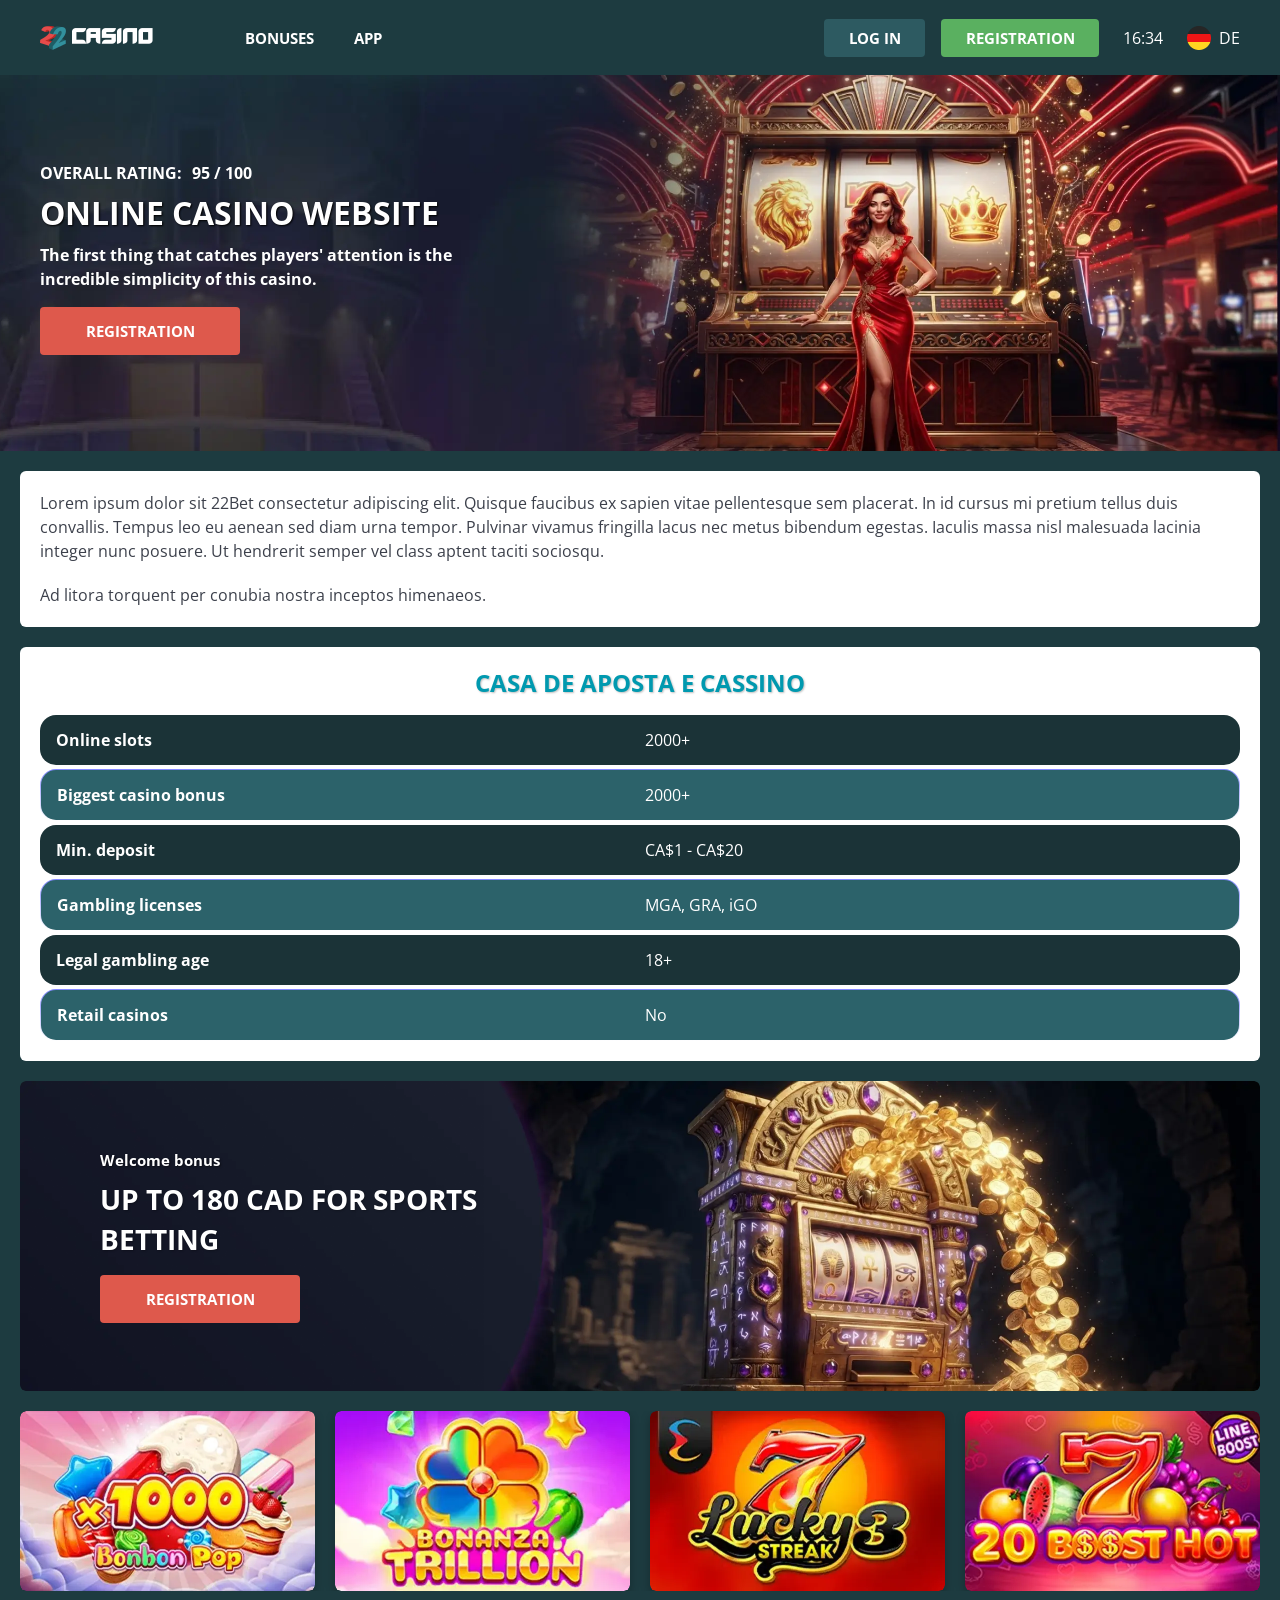
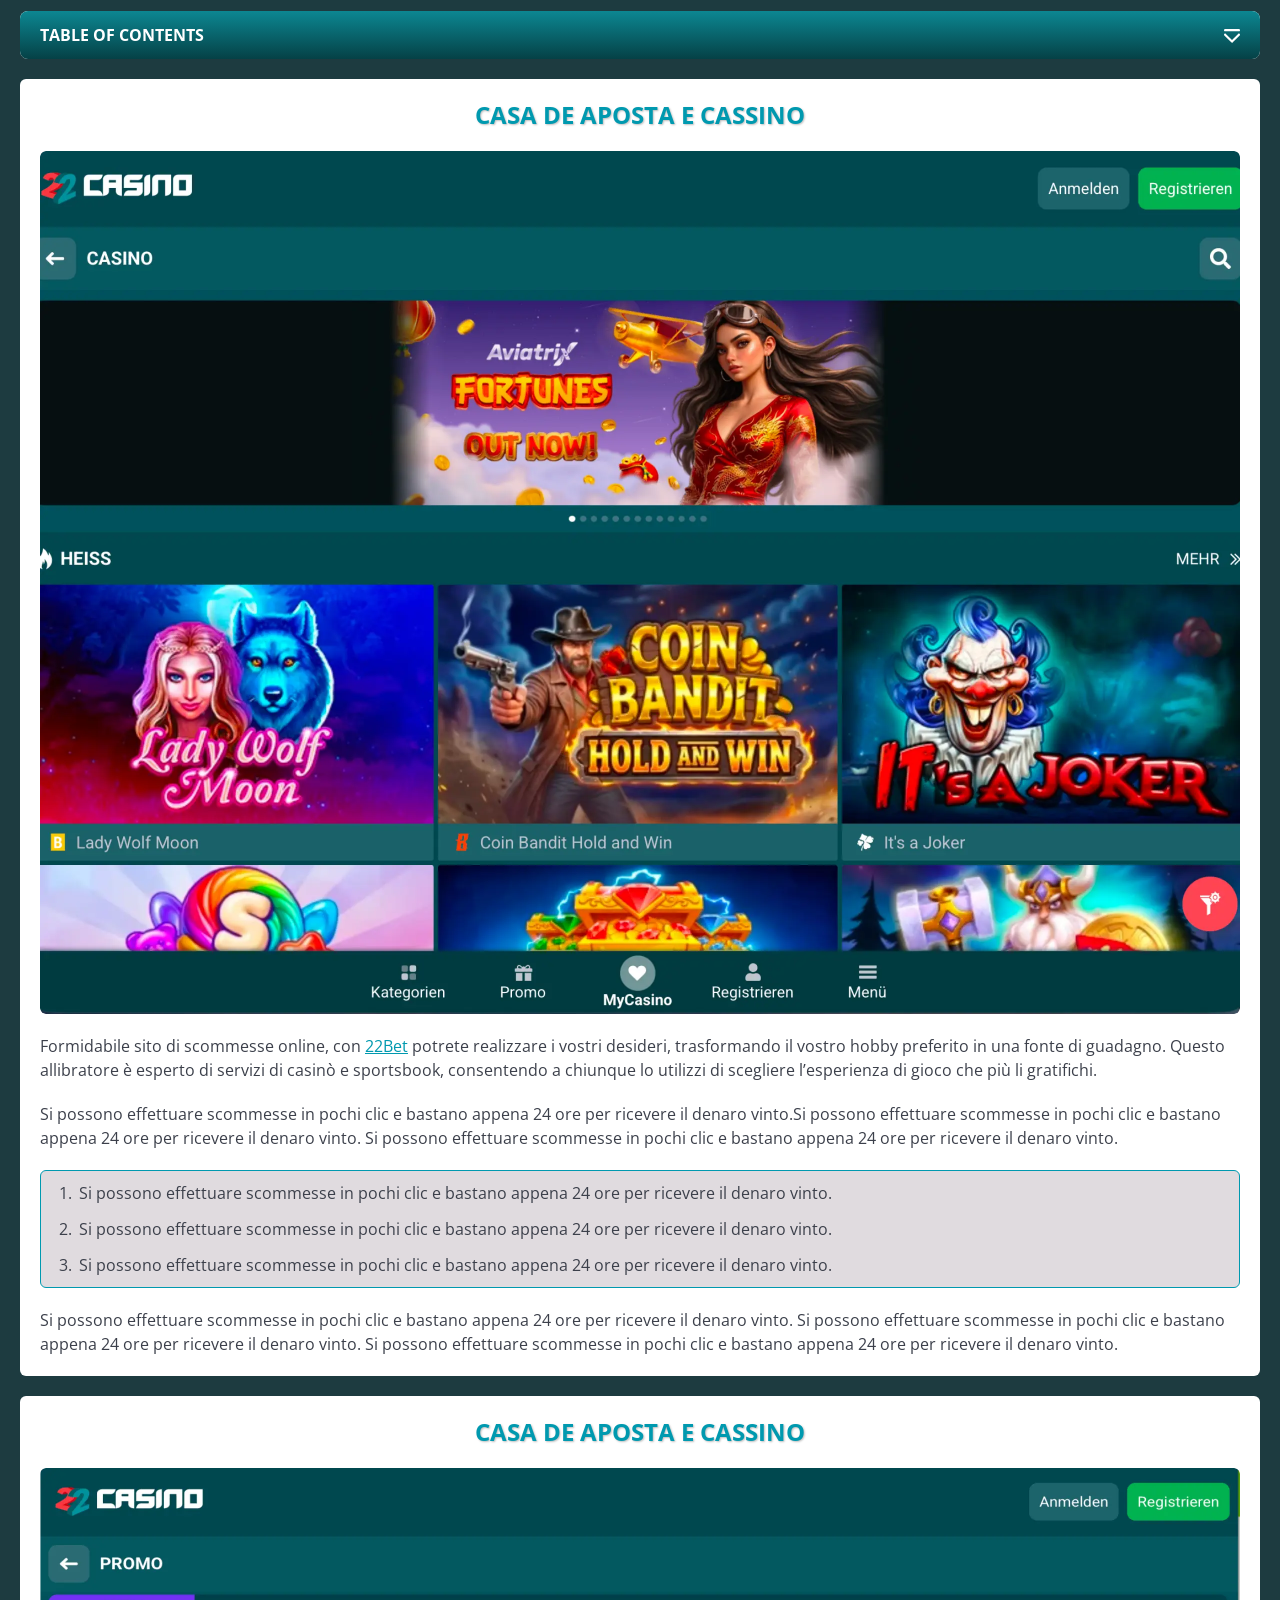
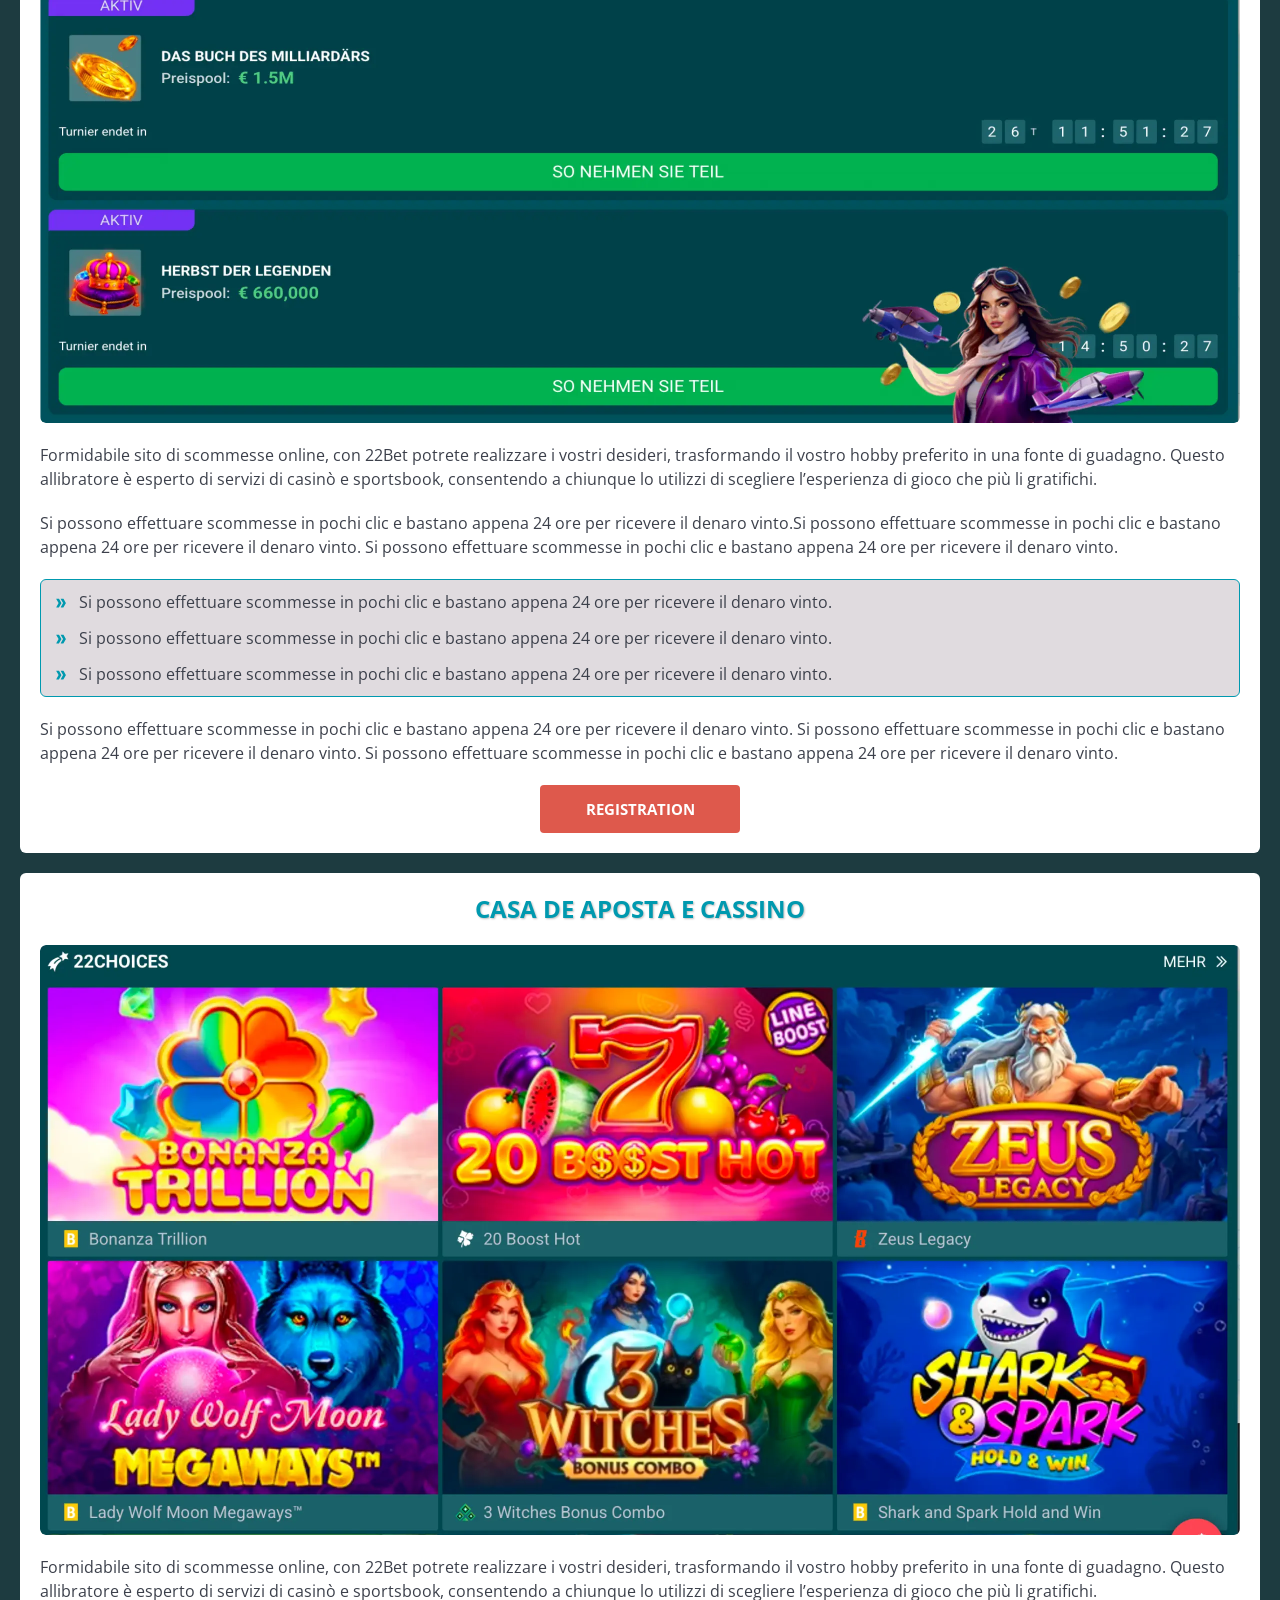
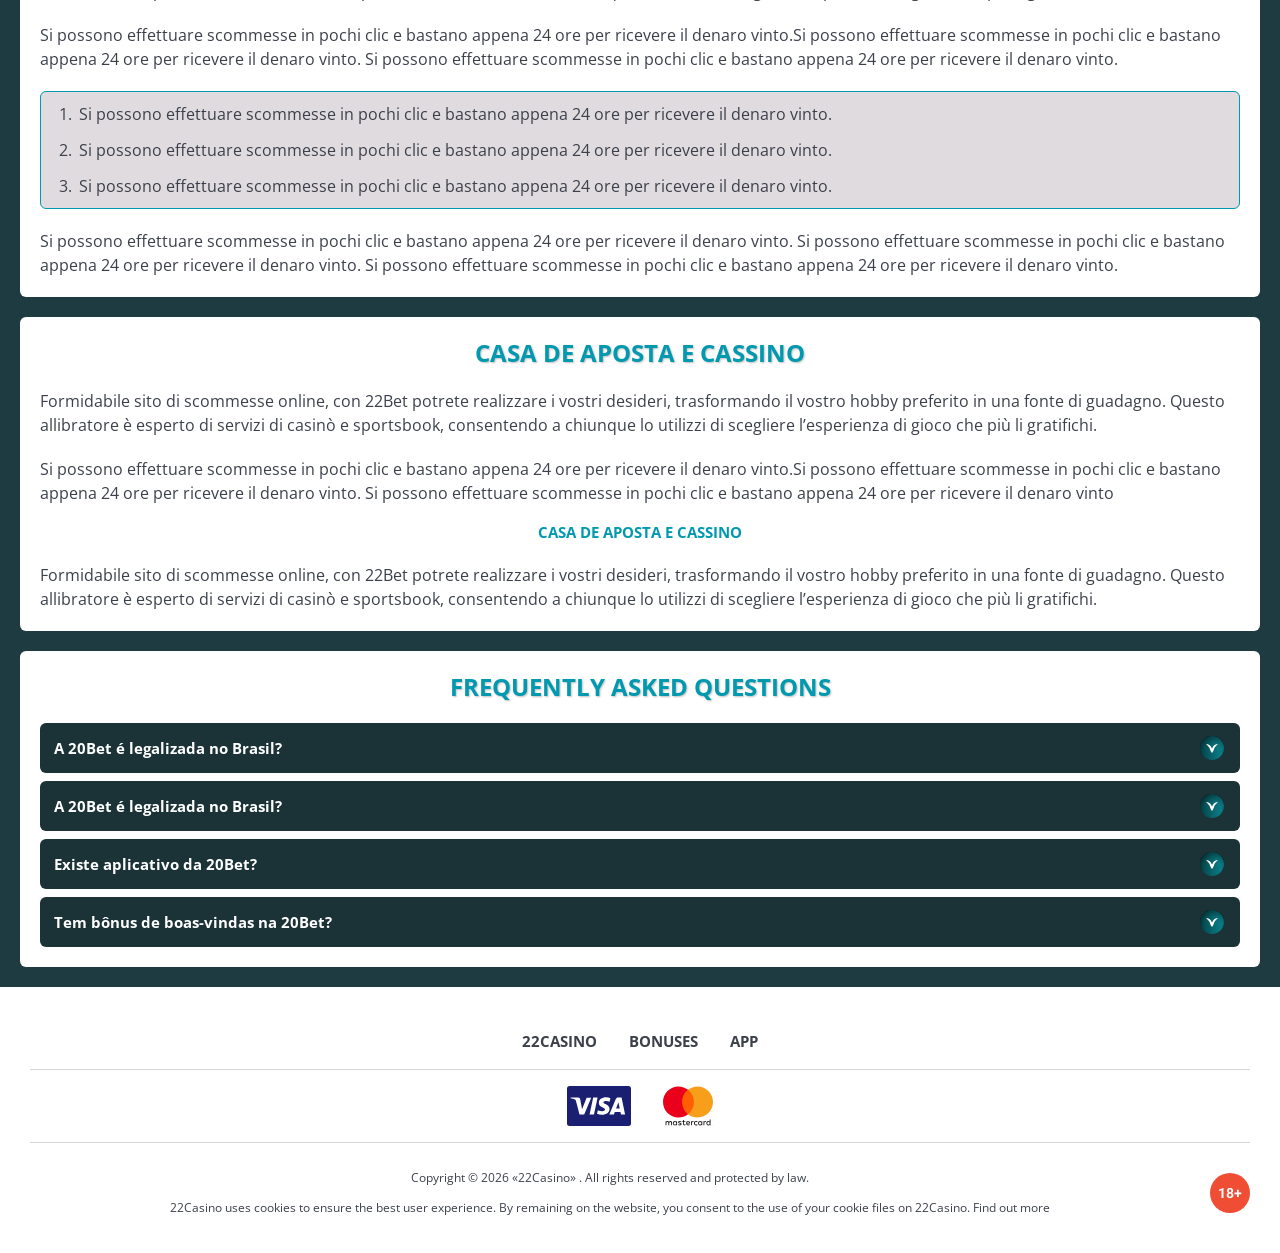
<file: index.html>
<!DOCTYPE html>
<html lang="de">
  <head>
    <meta charset="UTF-8" />
   
    <meta name="viewport" content="width=device-width, initial-scale=1.0" />
    <title>22Bet </title>
    <meta name="description" content />
    <meta property="og:site_name" content />
    <meta property="og:title" content />
    <meta property="og:type" content="website" />
    <meta property="og:url" content />
    <meta property="og:image" content />
    <meta property="og:image:alt" content />
    <meta property="og:locale" content="de" />
    <meta property="og:description" content />
    <link rel="preconnect" href="https://fonts.googleapis.com" />
    <link rel="preconnect" href="https://fonts.gstatic.com" crossorigin="anonymous" />
   <link href="https://fonts.googleapis.com/css2?family=Open+Sans:ital,wght@0,300..800;1,300..800&display=swap" rel="stylesheet">
<link href="https://fonts.googleapis.com/css?family=Roboto+Condensed&display=swap" rel="stylesheet">

   <link rel="stylesheet" href="./css/reset.css" />
    <link rel="stylesheet" href="./css/main.css" />
    <link rel="stylesheet" href="./css/media.css"/>
    <link rel="icon" href="./images/Group.png" type="image/x-icon"/>
    <script
    src="https://code.jquery.com/jquery-3.6.1.min.js"
    integrity="sha256-o88AwQnZB+VDvE9tvIXrMQaPlFFSUTR+nldQm1LuPXQ="
    crossorigin="anonymous"
  ></script>
  </head>
  <body>
    <header class="header">
      <section class="content header__content">
        <a href="./index.html" class="logo header__logo"
          ><img src="./images/logo.png" alt="logo" title
        /></a>
        <button class="header__btn-menu" >
          <svg width="16px" height="16px" viewBox="0 0 16 16" xmlns="http://www.w3.org/2000/svg">
              <rect y="0" width="16" height="3" rx="1.5"></rect>
              <rect y="6.5" width="16" height="3" rx="1.5"></rect>
              <rect y="13" width="16" height="3" rx="1.5"></rect>
            </svg>
        </button>

          <nav class="menu header__menu">
            <ul class="header__menu-list">
                
              <li >
                 <a href="./bonus.html" >
                Bonuses
              </a>
             
              
            </li>
              <li>
                <a href="./app.html">
                 App
                </a>
              </li>
           
             
            </ul>
            <div class="header__button header__button-menu " >
              <a href="#" class="button  button__login-menu">log in</a>
              <a href="#" class="button button__menu">registration</a>
            </div>
           
          </nav>
            <a href="#" class="button button__login">log in</a>
            <a href="#" class="button button__singup">registration</a>
            <div id="clock" class="header__time">00:00</div>
            <a href="#" class="header__flag">
                <span><img src="./images/flag.png" alt="flag" title /></span>
                <span>de</span>
              </a>
      </section>
    </header>
     <main class="main home main-page">
        <section class=" hero hero__page">
           
            <div class="background">
              <img src="./images/main/bg-main.webp" alt="hero" title />
              
            </div>
            <div class="hero__wrapper">
              <div class="hero__data">
                <div class="hero__rating" >
                  <p>Overall Rating:</p>
                 
                  <span >
                    <span >95</span>
                  <span>/</span> 
                  <span >100</span>
                  
                  </span>
                </div>
                <h1 class="title general hero__title">
                 Online Casino Website
                </h1>
                <p class="hero__text">The first thing that catches players' attention is the incredible simplicity of this casino.</p>
                <a href="#" class="button  hero__button">Registration</a>
               
              </div>
             
            </div>
          </section>
      <section class="main__wrap main__wrap-page">
       
       <section class="content__wrapper content__wrapper-page">

         
        
       
          <section class="content article">
            <p>
             Lorem ipsum dolor sit 22Bet consectetur adipiscing elit. Quisque faucibus ex sapien vitae pellentesque sem placerat. In id cursus mi pretium tellus duis convallis. Tempus leo eu aenean sed diam urna tempor. Pulvinar vivamus fringilla lacus nec metus bibendum egestas. Iaculis massa nisl malesuada lacinia integer nunc posuere. Ut hendrerit semper vel class aptent taciti sociosqu.
            </p>
            <p>
             Ad litora torquent per conubia nostra inceptos himenaeos.
            </p>
          </section>
      <section class="content features">
            <h2 class="title high features__title">Casa de Aposta e Cassino</h2>
           
              <table class="features__table">
               <tbody class="features__group">
                 
                   <tr>
                   <td>Online slots</td>
                   <td>2000+</td>
                  </tr>
                  <tr>
                   <td>Biggest casino bonus</td>
                   <td>2000+</td>
                  </tr>
                  <tr>
                   <td>Min. deposit</td>
                   <td>CA$1 - CA$20</td>
                  </tr>
              
                     <tr>
                     <td>Gambling licenses</td>
                     <td>MGA, GRA, iGO</td>
                   </tr>
                   <tr>
                     <td>Legal gambling age</td>
                     <td>18+</td>
                   </tr>
                   <tr>
                     <td>Retail casinos</td>
                     <td>No</td>
                   </tr>
                
               </tbody>
             </table>
            
         
           </section>  

        
             
             <section class="content banner banner-main">
            <div class="background ">
              
              <img src="./images/main/banner-main.webp" alt="banner" title />
              
            </div>
            <div class="banner__info">
                <p class="banner__subtitle">Welcome bonus</p>
              <h2 class="title high banner__title-main">
             up to 180 CAD
for sports betting
              </h2>
          
              <a href="#" class="button banner__button">Registration</a>
            </div>
          </section>
          
           <section class="content casino">
           
              <ul class="casino__list ">
                <li class="casino__item">
                    <a href="#"><div class="casino__wrapper">
                      <img class="casino__img" src="./images/main/card-main1.webp" alt="" title>
                    <div class="casino__hover casino__hover-live">
                        
                        <div class="casino-box">
                            
                        <span href="#" class="button  casino__buttons">Play now</span>
                        </div>
                    </div>
                    </div>
                    </a>
                </li>
                <li class="casino__item">
                  <a href="#"><div class="casino__wrapper">
                      <img class="casino__img" src="./images/main/card-main2.webp" alt="" title>
                    <div class="casino__hover casino__hover-live">
                        
                        <div class="casino-box">
                            
                        <span href="#" class="button  casino__buttons">Play now</span>
                        </div>
                    </div>
                    </div>
                    </a>
              </li>
              <li class="casino__item">
              <a href="#"><div class="casino__wrapper">
                      <img class="casino__img" src="./images/main/card-main3.webp" alt="" title>
                    <div class="casino__hover casino__hover-live">
                        
                        <div class="casino-box">
                            
                        <span href="#" class="button  casino__buttons">Play now</span>
                        </div>
                    </div>
                    </div>
                    </a>
            </li>
             <li class="casino__item">
                <a href="#"><div class="casino__wrapper">
                      <img class="casino__img" src="./images/main/card-main4.webp" alt="" title>
                    <div class="casino__hover casino__hover-live">
                        
                        <div class="casino-box">
                            
                        <span href="#" class="button  casino__buttons">Play now</span>
                        </div>
                    </div>
                    </div>
                    </a>
            </li>
        

              </ul>
         </section>
              <section class="content menu-review__content">
              

            
                <div class="menu__review-desk menu__review-content">Table of Contents</div>
                <ul class="menu__review menu__review-list">
                  <li><a href="#">Lorem ipsum dolor sit</a></li>
                    <li><a href="#">Amet consectetur adipiscing</a></li>
                      <li><a href="#">Quisque faucibus ex sapien vitae</a></li>
                        <li><a href="#">Ut hendrerit sempero</a></li>
                          <li><a href="#">Pulvinar vivamus fringilla</a></li>
                           <li><a href="#">Ad litora torquent per conubia</a></li>
                         
                          
                </ul>
             
          
          </section>
          
        
          <section class="content article">
            <h2 class="title high article__title">Casa de Aposta e Cassino</h2>
             <div class="images">
              <img src="./images/main/image1-main.webp" alt="banner" title />
            </div>
            <p>
             Formidabile sito di scommesse online, con <a href="#">22Bet</a> potrete realizzare i vostri desideri, trasformando il vostro hobby preferito in una fonte di guadagno. Questo allibratore è esperto di servizi di casinò e sportsbook, consentendo a chiunque lo utilizzi di scegliere l’esperienza di gioco che più li gratifichi.
            </p>
            <p>
             Si possono effettuare scommesse in pochi clic e bastano appena 24 ore per ricevere il denaro vinto.Si possono effettuare scommesse in pochi clic e bastano appena 24 ore per ricevere il denaro vinto. Si possono effettuare scommesse in pochi clic e bastano appena 24 ore per ricevere il denaro vinto.
            </p>
           <ol>
              <li>Si possono effettuare scommesse in pochi clic e bastano appena 24 ore per ricevere il denaro vinto.</li>
              <li>Si possono effettuare scommesse in pochi clic e bastano appena 24 ore per ricevere il denaro vinto.</li>
              <li>Si possono effettuare scommesse in pochi clic e bastano appena 24 ore per ricevere il denaro vinto.</li>
            </ol>
            <p>Si possono effettuare scommesse in pochi clic e bastano appena 24 ore per ricevere il denaro vinto. Si possono effettuare scommesse in pochi clic e bastano appena 24 ore per ricevere il denaro vinto. Si possono effettuare scommesse in pochi clic e bastano appena 24 ore per ricevere il denaro vinto.</p>
          </section>
           <section class="content article">
            <h2 class="title high article__title">Casa de Aposta e Cassino</h2>
             <div class="images">
              <img src="./images/main/image2-main.webp" alt="banner" title />
            </div>
            <p>
             Formidabile sito di scommesse online, con 22Bet potrete realizzare i vostri desideri, trasformando il vostro hobby preferito in una fonte di guadagno. Questo allibratore è esperto di servizi di casinò e sportsbook, consentendo a chiunque lo utilizzi di scegliere l’esperienza di gioco che più li gratifichi.
            </p>
            <p>
             Si possono effettuare scommesse in pochi clic e bastano appena 24 ore per ricevere il denaro vinto.Si possono effettuare scommesse in pochi clic e bastano appena 24 ore per ricevere il denaro vinto. Si possono effettuare scommesse in pochi clic e bastano appena 24 ore per ricevere il denaro vinto.
            </p>
           <ul>
              <li>Si possono effettuare scommesse in pochi clic e bastano appena 24 ore per ricevere il denaro vinto.</li>
              <li>Si possono effettuare scommesse in pochi clic e bastano appena 24 ore per ricevere il denaro vinto.</li>
              <li>Si possono effettuare scommesse in pochi clic e bastano appena 24 ore per ricevere il denaro vinto.</li>
            </ul>
            <p>Si possono effettuare scommesse in pochi clic e bastano appena 24 ore per ricevere il denaro vinto. Si possono effettuare scommesse in pochi clic e bastano appena 24 ore per ricevere il denaro vinto. Si possono effettuare scommesse in pochi clic e bastano appena 24 ore per ricevere il denaro vinto.</p>
         <a href="#" class="button">Registration</a>
          </section>
           <section class="content article">
            <h2 class="title high article__title">Casa de Aposta e Cassino</h2>
             <div class="images">
              <img src="./images/main/image3-main.webp" alt="banner" title />
            </div>
            <p>
             Formidabile sito di scommesse online, con 22Bet potrete realizzare i vostri desideri, trasformando il vostro hobby preferito in una fonte di guadagno. Questo allibratore è esperto di servizi di casinò e sportsbook, consentendo a chiunque lo utilizzi di scegliere l’esperienza di gioco che più li gratifichi.
            </p>
            <p>
             Si possono effettuare scommesse in pochi clic e bastano appena 24 ore per ricevere il denaro vinto.Si possono effettuare scommesse in pochi clic e bastano appena 24 ore per ricevere il denaro vinto. Si possono effettuare scommesse in pochi clic e bastano appena 24 ore per ricevere il denaro vinto.
            </p>
           <ol>
              <li>Si possono effettuare scommesse in pochi clic e bastano appena 24 ore per ricevere il denaro vinto.</li>
              <li>Si possono effettuare scommesse in pochi clic e bastano appena 24 ore per ricevere il denaro vinto.</li>
              <li>Si possono effettuare scommesse in pochi clic e bastano appena 24 ore per ricevere il denaro vinto.</li>
            </ol>
            <p>Si possono effettuare scommesse in pochi clic e bastano appena 24 ore per ricevere il denaro vinto. Si possono effettuare scommesse in pochi clic e bastano appena 24 ore per ricevere il denaro vinto. Si possono effettuare scommesse in pochi clic e bastano appena 24 ore per ricevere il denaro vinto.</p>
          </section>
           <section class="content article">
            <h2 class="title high article__title">Casa de Aposta e Cassino</h2>
            <p>Formidabile sito di scommesse online, con 22Bet potrete realizzare i vostri desideri, trasformando il vostro hobby preferito in una fonte di guadagno. Questo allibratore è esperto di servizi di casinò e sportsbook, consentendo a chiunque lo utilizzi di scegliere l’esperienza di gioco che più li gratifichi.</p>
            <p>Si possono effettuare scommesse in pochi clic e bastano appena 24 ore per ricevere il denaro vinto.Si possono effettuare scommesse in pochi clic e bastano appena 24 ore per ricevere il denaro vinto. Si possono effettuare scommesse in pochi clic e bastano appena 24 ore per ricevere il denaro vinto</p>
            <h3>Casa de Aposta e Cassino</h3>
            <p>Formidabile sito di scommesse online, con 22Bet potrete realizzare i vostri desideri, trasformando il vostro hobby preferito in una fonte di guadagno. Questo allibratore è esperto di servizi di casinò e sportsbook, consentendo a chiunque lo utilizzi di scegliere l’esperienza di gioco che più li gratifichi.</p>
           </section>

          <section class="content faq">
            <h2 class="title high faq__title">Frequently Asked Questions</h2>
            <ol class="faq__list " >
              <li class="faq__item"  >
                <h3 class="title medium faq__subtitle js-button-expander js-button-expander--faq"  >A 20Bet é legalizada no Brasil?
                 </h3>
                <div  class="faq__answer js-expand-content js-expand-content--faq" >
                  <p  >
                    Sim, a casa de apostas tem licença emitida por Curaçao, que é reconhecida no Brasil e a permite atuar por aqui.
                  </p>
                </div>
              </li>
              <li class="faq__item"  >
                <h3 class="title medium faq__subtitle js-button-expander js-button-expander--faq"  >A 20Bet é legalizada no Brasil?</h3>
                <div class="faq__answer js-expand-content js-expand-content--faq" >
                  <p  >
                    Sim, a casa de apostas tem licença emitida por Curaçao, que é reconhecida no Brasil e a permite atuar por aqui.
                  </p>
                </div>
              </li> 
              <li class="faq__item"  >
                <h3 class="title medium faq__subtitle js-button-expander js-button-expander--faq"  >Existe aplicativo da 20Bet?</h3>
                <div class="faq__answer js-expand-content js-expand-content--faq" >
                  <p  >
                   Sim, disponível para sistemas operacionais iOS e Android.
                  </p>
                </div>
              </li> 
              <li class="faq__item"  >
                <h3 class="title medium faq__subtitle js-button-expander js-button-expander--faq"  >Tem bônus de boas-vindas na 20Bet?</h3>
                <div class="faq__answer js-expand-content js-expand-content--faq" >
                  <p  >
                   O pacote especial para novos usuários da 20Bet paga 100% sobre o primeiro depósito, com limite de 600 BRL.
                  </p>
                </div>
              </li> 
             
            </ol>
          </section>
          
        </section> 
      
        <div class=""  onclick="scrollToTop()">
          <button class="main__arrow" id="scrollToTopBtn"></button>
        </div> 
        
      </section>
    </main> 
     <footer class=" footer ">
      <section class="content footer__content">
        <ul class="footer__menu">
         <li><a href="/">22casino</a></li>
         <li><a href="./bonus.html">Bonuses</a></li>
         <li><a href="./app.html">App</a></li>
        
        </ul>
          <ul class="footer__cards-list">
           
            <li>
              <a href="#"
                ><img src="./images/footer-img1.svg" alt="card" title
              /></a>
            </li>
           <li>
              <a href="#"
                ><img src="./images/footer-img2.svg" alt="card" title
              /></a>
            </li> 
          </ul>
       
        <div class="footer__wrapp">
          <div class="footer__text">
           
            <p>Copyright &copy; 2026 «22Casino» . All rights reserved and protected by law.
</p>
<p>22Casino uses cookies to ensure the best user experience. By remaining on the website, you consent to the use of your cookie files on 22Casino. Find out more</p>
           
          </div>
         <div class="footer__box">
           <div class="footer__age">
          <img src="./images/age.svg" alt="" title>
          </div>
         
         </div>
        </div>
      
      </section>
    </footer>
    <script src="./js/arrowUp.js" defer></script>
    <script src="./js/sidebar.js" defer></script>
    <script src="./js/expander.js" defer></script>
    <script src="./js/mobile-menu.js" defer></script>
    <script src="./js/clock.js" defer></script>
  </body>
</html>
</file>
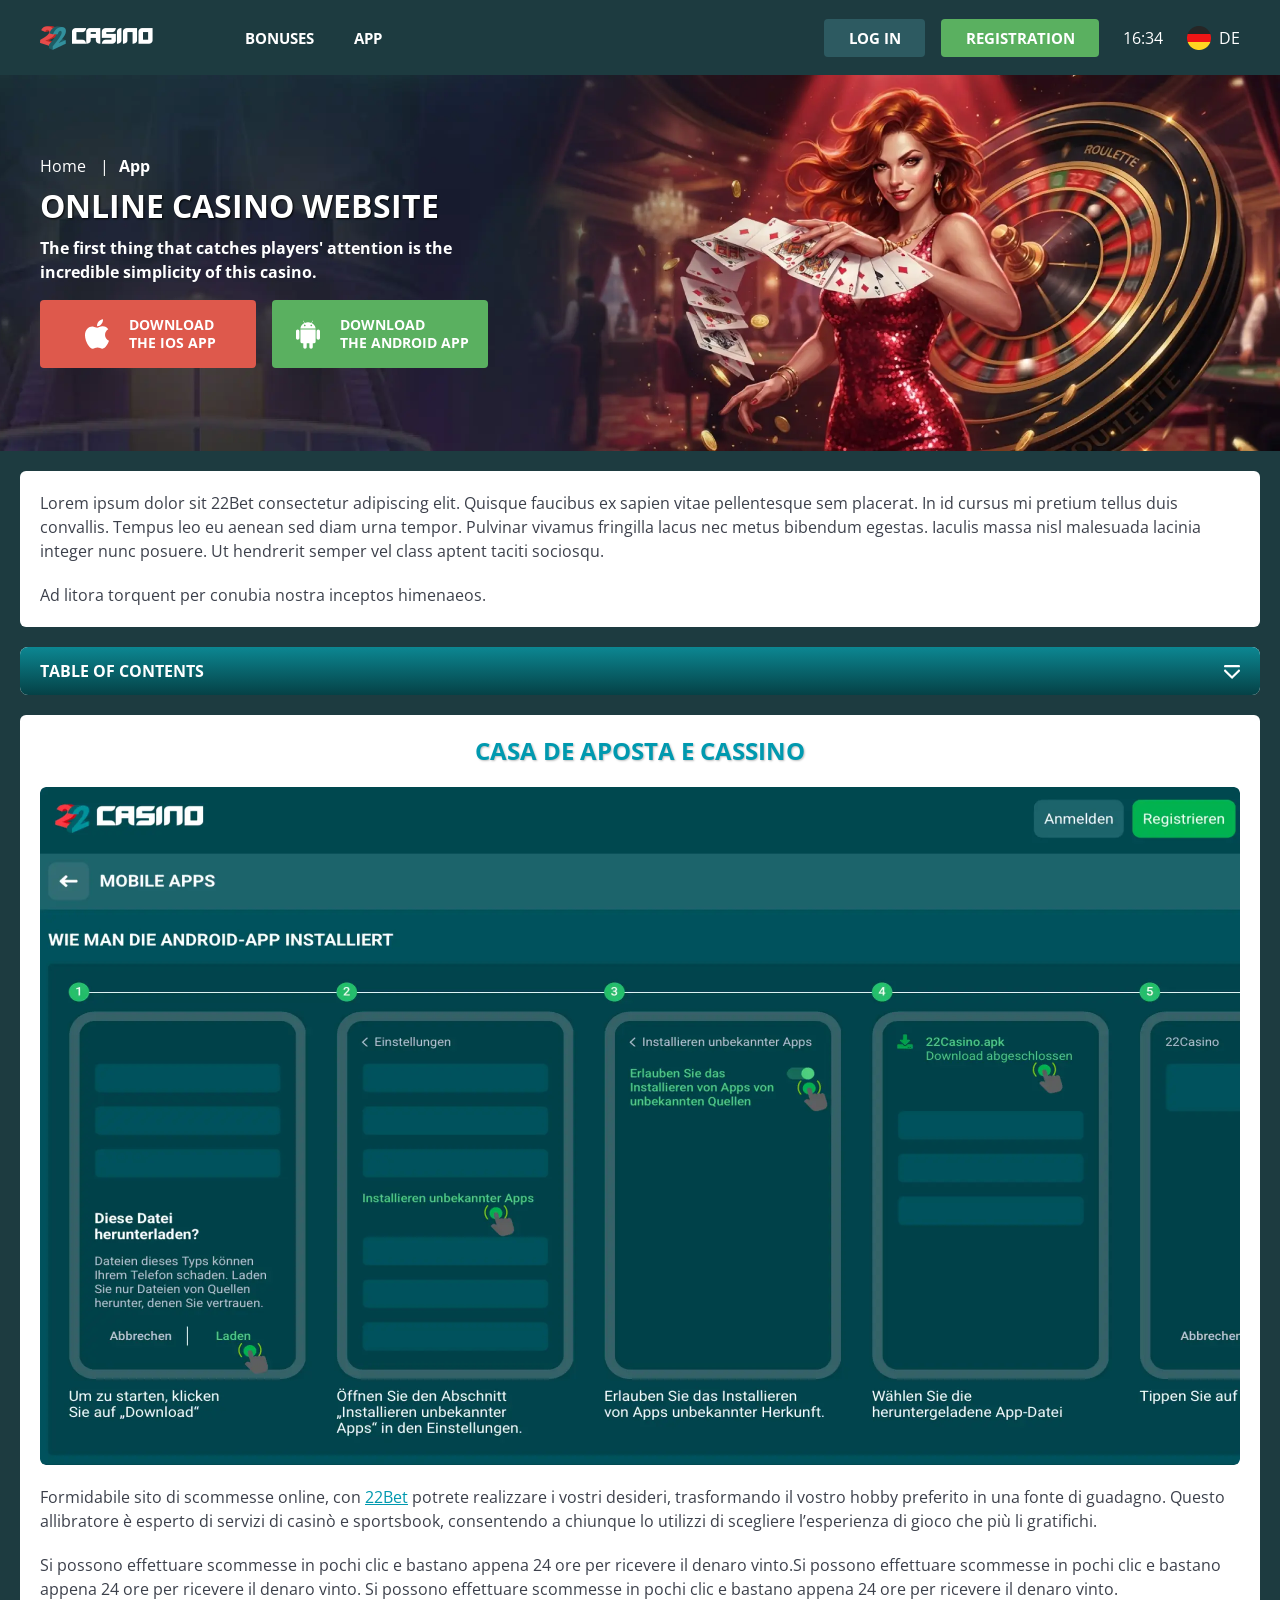
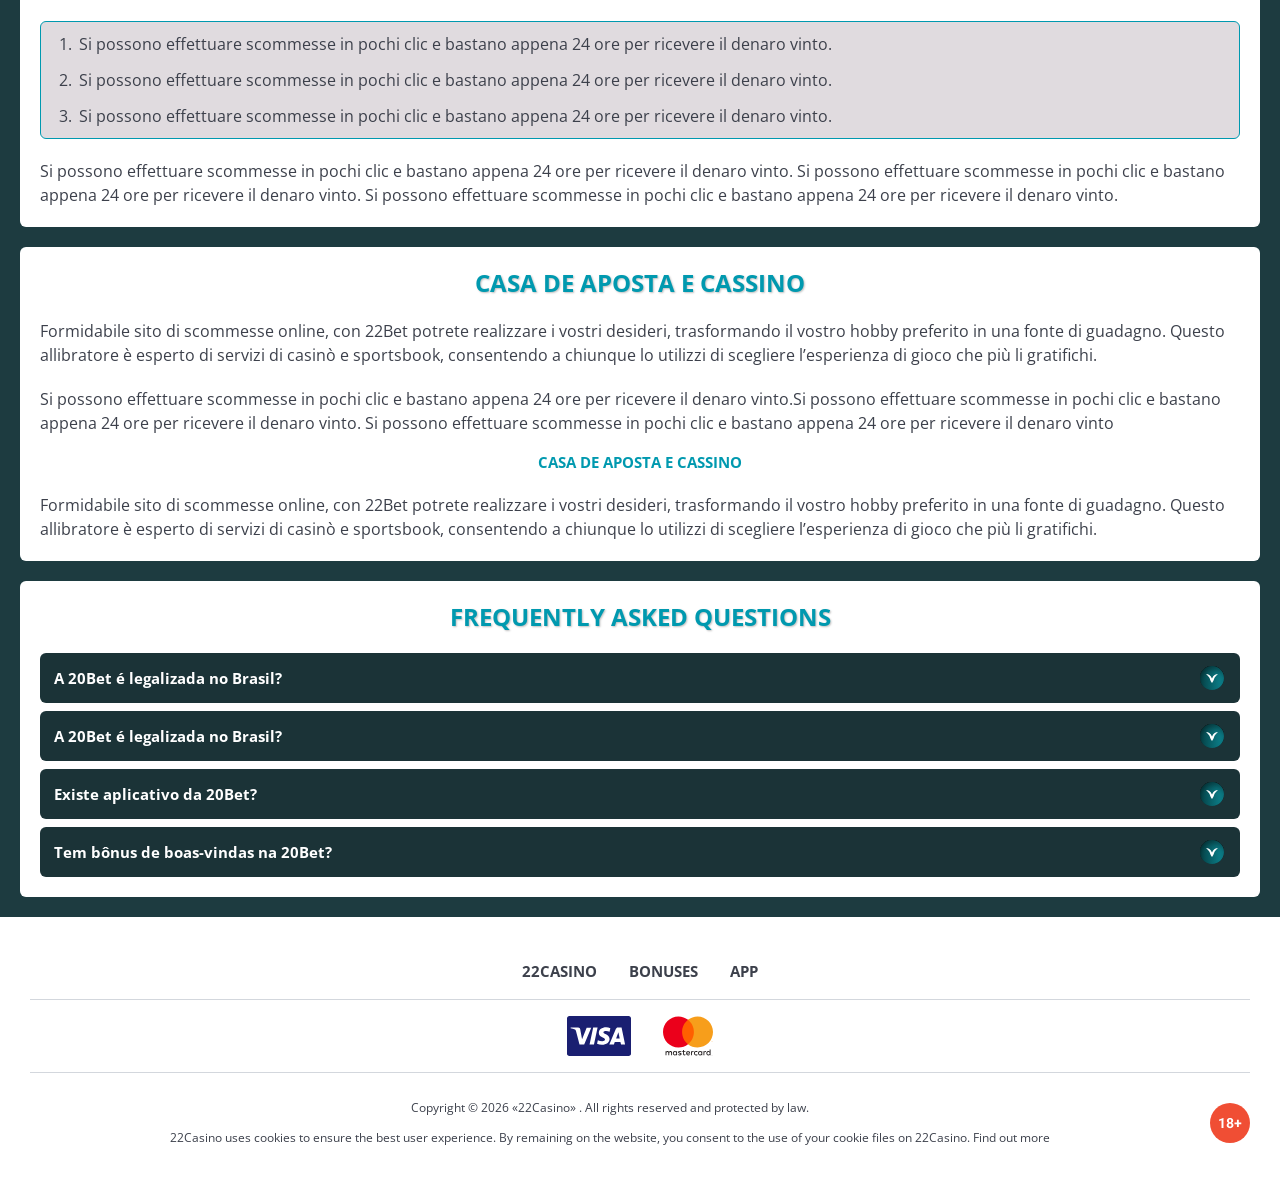
<file: app.html>
<!DOCTYPE html>
<html lang="de">
  <head>
    <meta charset="UTF-8" />
   
    <meta name="viewport" content="width=device-width, initial-scale=1.0" />
    <title>22Bet </title>
    <meta name="description" content />
    <meta property="og:site_name" content />
    <meta property="og:title" content />
    <meta property="og:type" content="website" />
    <meta property="og:url" content />
    <meta property="og:image" content />
    <meta property="og:image:alt" content />
    <meta property="og:locale" content="de" />
    <meta property="og:description" content />
    <link rel="preconnect" href="https://fonts.googleapis.com" />
    <link rel="preconnect" href="https://fonts.gstatic.com" crossorigin="anonymous" />
   <link href="https://fonts.googleapis.com/css2?family=Open+Sans:ital,wght@0,300..800;1,300..800&display=swap" rel="stylesheet">
<link href="https://fonts.googleapis.com/css?family=Roboto+Condensed&display=swap" rel="stylesheet">

   <link rel="stylesheet" href="./css/reset.css" />
    <link rel="stylesheet" href="./css/main.css" />
    <link rel="stylesheet" href="./css/media.css"/>
    <link rel="icon" href="./images/Group.png" type="image/x-icon"/>
    <script
    src="https://code.jquery.com/jquery-3.6.1.min.js"
    integrity="sha256-o88AwQnZB+VDvE9tvIXrMQaPlFFSUTR+nldQm1LuPXQ="
    crossorigin="anonymous"
  ></script>
  </head>
  <body>
    <header class="header">
      <section class="content header__content">
        <a href="./index.html" class="logo header__logo"
          ><img src="./images/logo.png" alt="logo" title
        /></a>
        <button class="header__btn-menu" >
          <svg width="16px" height="16px" viewBox="0 0 16 16" xmlns="http://www.w3.org/2000/svg">
              <rect y="0" width="16" height="3" rx="1.5"></rect>
              <rect y="6.5" width="16" height="3" rx="1.5"></rect>
              <rect y="13" width="16" height="3" rx="1.5"></rect>
            </svg>
        </button>

          <nav class="menu header__menu">
        <ul class="header__menu-list">
                
              <li >
                 <a href="./bonus.html" >
                Bonuses
              </a>
             
              
            </li>
              <li>
                <a href="./app.html">
                 App
                </a>
              </li>
           
             
            </ul>
            <div class="header__button header__button-menu " >
              <a href="#" class="button  button__login-menu">log in</a>
              <a href="#" class="button button__menu">registration</a>
            </div>
           
          </nav>
            <a href="#" class="button button__login">log in</a>
            <a href="#" class="button button__singup">registration</a>
            <div id="clock" class="header__time">00:00</div>
            <a href="#" class="header__flag">
                <span><img src="./images/flag.png" alt="flag" title /></span>
                <span>de</span>
              </a>
      </section>
    </header>
     <main class="main home main-page">
        <section class=" hero hero__page">
           
            <div class="background ">
              <img src="./images/app/bg-app.webp" alt="hero" title />
              
            </div>
            <div class="hero__wrapper hero__wrapper-page">
              <div class="hero__data hero__data-bonus">
                <ul
                class="breadcrumbs "
                
              >
                <li
                  
                >
                  <a href="#" >
                    <span >Home</span></a
                  >
                 
                </li>
                <li
                  
                >
                  <a href="/" > <span >App</span></a>
                 
                </li>
              </ul>
                <h1 class="title general hero__title">
                  Online Casino Website
                </h1>
                 <p class="hero__text">The first thing that catches players' attention is the incredible simplicity of this casino.</p>
               
              <div class="banner__content banner__content-app">
             
                  <a href="#" class="banner__btn banner__btn-app">
                    <img src="./images/main/apple-app.svg" alt="icon" title>
                   Download  </br>
THE IOS APP
                  </a>
                  <a href="#" class="banner__btn banner__btn-android"
                    > <img src="./images/main/android-app.svg" alt="icon" title>Download  </br>
THE android APP</a
                  >
                </div>
              </div>
             
            </div>
          </section>
      <section class="main__wrap main__wrap-page">
       
       <section class="content__wrapper content__wrapper-page">

         
        
       
          <section class="content article">
            <p>
             Lorem ipsum dolor sit 22Bet consectetur adipiscing elit. Quisque faucibus ex sapien vitae pellentesque sem placerat. In id cursus mi pretium tellus duis convallis. Tempus leo eu aenean sed diam urna tempor. Pulvinar vivamus fringilla lacus nec metus bibendum egestas. Iaculis massa nisl malesuada lacinia integer nunc posuere. Ut hendrerit semper vel class aptent taciti sociosqu.
            </p>
            <p>
             Ad litora torquent per conubia nostra inceptos himenaeos.
            </p>
          </section>
         
       <section class="content menu-review__content">
              

            
                <div class="menu__review-desk menu__review-content">Table of Contents</div>
                <ul class="menu__review menu__review-list">
                  <li><a href="#">Lorem ipsum dolor sit</a></li>
                    <li><a href="#">Amet consectetur adipiscing</a></li>
                      <li><a href="#">Quisque faucibus ex sapien vitae</a></li>
                        <li><a href="#">Ut hendrerit sempero</a></li>
                          <li><a href="#">Pulvinar vivamus fringilla</a></li>
                           <li><a href="#">Ad litora torquent per conubia</a></li>
                         
                          
                </ul>
             
          
          </section>
        
          <section class="content article">
            <h2 class="title high article__title">Casa de Aposta e Cassino</h2>
             <div class="images">
              <img src="./images/app/image1-app.webp" alt="banner" title />
            </div>
            <p>
             Formidabile sito di scommesse online, con <a href="#">22Bet</a> potrete realizzare i vostri desideri, trasformando il vostro hobby preferito in una fonte di guadagno. Questo allibratore è esperto di servizi di casinò e sportsbook, consentendo a chiunque lo utilizzi di scegliere l’esperienza di gioco che più li gratifichi.
            </p>
            <p>
             Si possono effettuare scommesse in pochi clic e bastano appena 24 ore per ricevere il denaro vinto.Si possono effettuare scommesse in pochi clic e bastano appena 24 ore per ricevere il denaro vinto. Si possono effettuare scommesse in pochi clic e bastano appena 24 ore per ricevere il denaro vinto.
            </p>
           <ol>
              <li>Si possono effettuare scommesse in pochi clic e bastano appena 24 ore per ricevere il denaro vinto.</li>
              <li>Si possono effettuare scommesse in pochi clic e bastano appena 24 ore per ricevere il denaro vinto.</li>
              <li>Si possono effettuare scommesse in pochi clic e bastano appena 24 ore per ricevere il denaro vinto.</li>
            </ol>
            <p>Si possono effettuare scommesse in pochi clic e bastano appena 24 ore per ricevere il denaro vinto. Si possono effettuare scommesse in pochi clic e bastano appena 24 ore per ricevere il denaro vinto. Si possono effettuare scommesse in pochi clic e bastano appena 24 ore per ricevere il denaro vinto.</p>
          </section>
         
         
           <section class="content article">
            <h2 class="title high article__title">Casa de Aposta e Cassino</h2>
            <p>Formidabile sito di scommesse online, con 22Bet potrete realizzare i vostri desideri, trasformando il vostro hobby preferito in una fonte di guadagno. Questo allibratore è esperto di servizi di casinò e sportsbook, consentendo a chiunque lo utilizzi di scegliere l’esperienza di gioco che più li gratifichi.</p>
            <p>Si possono effettuare scommesse in pochi clic e bastano appena 24 ore per ricevere il denaro vinto.Si possono effettuare scommesse in pochi clic e bastano appena 24 ore per ricevere il denaro vinto. Si possono effettuare scommesse in pochi clic e bastano appena 24 ore per ricevere il denaro vinto</p>
            <h3>Casa de Aposta e Cassino</h3>
            <p>Formidabile sito di scommesse online, con 22Bet potrete realizzare i vostri desideri, trasformando il vostro hobby preferito in una fonte di guadagno. Questo allibratore è esperto di servizi di casinò e sportsbook, consentendo a chiunque lo utilizzi di scegliere l’esperienza di gioco che più li gratifichi.</p>
           </section>

          <section class="content faq">
            <h2 class="title high faq__title">Frequently Asked Questions</h2>
            <ul class="faq__list " >
              <li class="faq__item"  >
                <h3 class="title medium faq__subtitle js-button-expander js-button-expander--faq"  >A 20Bet é legalizada no Brasil?
                 </h3>
                <div  class="faq__answer js-expand-content js-expand-content--faq" >
                  <p  >
                    Sim, a casa de apostas tem licença emitida por Curaçao, que é reconhecida no Brasil e a permite atuar por aqui.
                  </p>
                </div>
              </li>
              <li class="faq__item"  >
                <h3 class="title medium faq__subtitle js-button-expander js-button-expander--faq"  >A 20Bet é legalizada no Brasil?</h3>
                <div class="faq__answer js-expand-content js-expand-content--faq" >
                  <p  >
                    Sim, a casa de apostas tem licença emitida por Curaçao, que é reconhecida no Brasil e a permite atuar por aqui.
                  </p>
                </div>
              </li> 
              <li class="faq__item"  >
                <h3 class="title medium faq__subtitle js-button-expander js-button-expander--faq"  >Existe aplicativo da 20Bet?</h3>
                <div class="faq__answer js-expand-content js-expand-content--faq" >
                  <p  >
                   Sim, disponível para sistemas operacionais iOS e Android.
                  </p>
                </div>
              </li> 
              <li class="faq__item"  >
                <h3 class="title medium faq__subtitle js-button-expander js-button-expander--faq"  >Tem bônus de boas-vindas na 20Bet?</h3>
                <div class="faq__answer js-expand-content js-expand-content--faq" >
                  <p  >
                   O pacote especial para novos usuários da 20Bet paga 100% sobre o primeiro depósito, com limite de 600 BRL.
                  </p>
                </div>
              </li> 
             
            </ul>
          </section>
          
        </section> 
      
        <div class=""  onclick="scrollToTop()">
          <button class="main__arrow" id="scrollToTopBtn"></button>
        </div> 
        
      </section>
    </main> 
  <footer class=" footer ">
      <section class="content footer__content">
        <ul class="footer__menu">
         <li><a href="/">22casino</a></li>
         <li><a href="./bonus.html">Bonuses</a></li>
         <li><a href="./app.html">App</a></li>
        
        </ul>
          <ul class="footer__cards-list">
           
            <li>
              <a href="#"
                ><img src="./images/footer-img1.svg" alt="card" title
              /></a>
            </li>
           <li>
              <a href="#"
                ><img src="./images/footer-img2.svg" alt="card" title
              /></a>
            </li> 
          </ul>
       
        <div class="footer__wrapp">
          <div class="footer__text">
           
            <p>Copyright &copy; 2026 «22Casino» . All rights reserved and protected by law.
</p>
<p>22Casino uses cookies to ensure the best user experience. By remaining on the website, you consent to the use of your cookie files on 22Casino. Find out more</p>
           
          </div>
         <div class="footer__box">
           <div class="footer__age">
          <img src="./images/age.svg" alt="" title>
          </div>
         
         </div>
        </div>
      
      </section>
    </footer>
    <script src="./js/arrowUp.js" defer></script>
    <script src="./js/sidebar.js" defer></script>
    <script src="./js/expander.js" defer></script>
    <script src="./js/mobile-menu.js" defer></script>
    <script src="./js/clock.js" defer></script>
  </body>
</html>
</file>
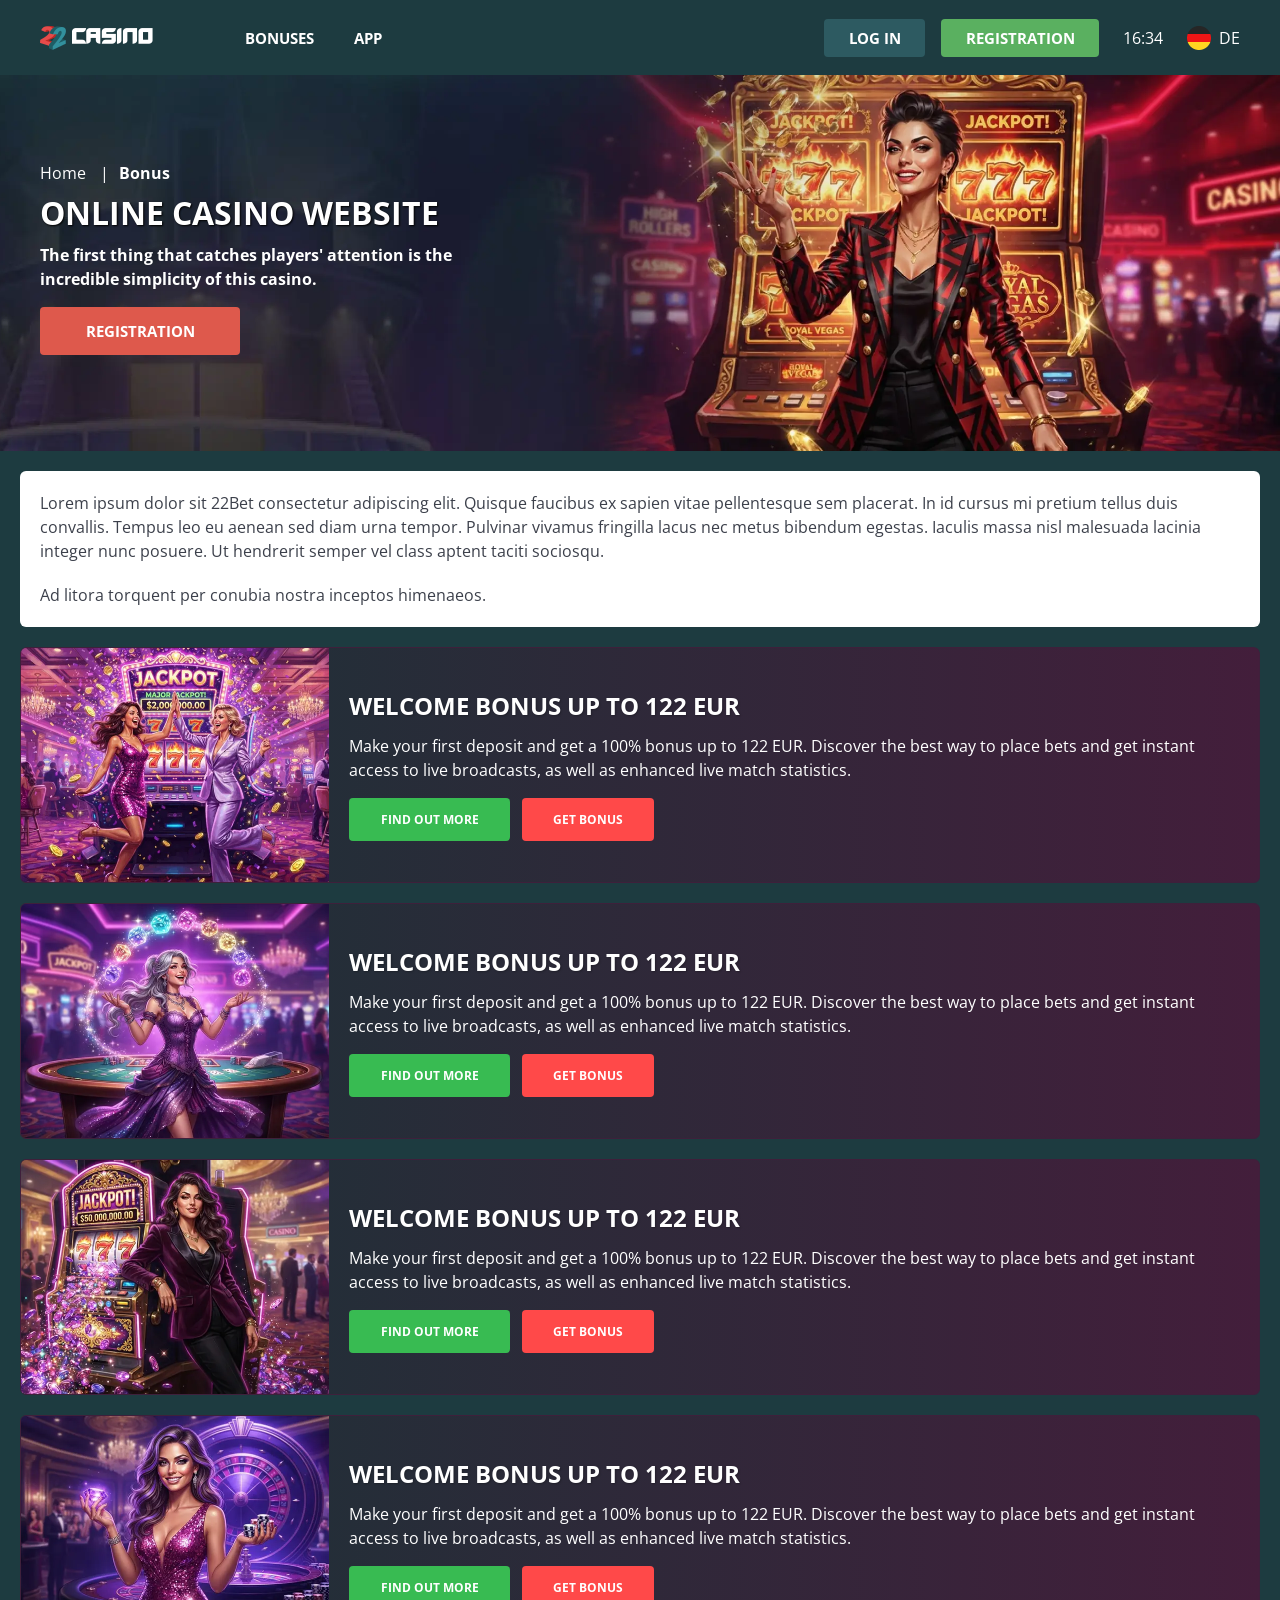
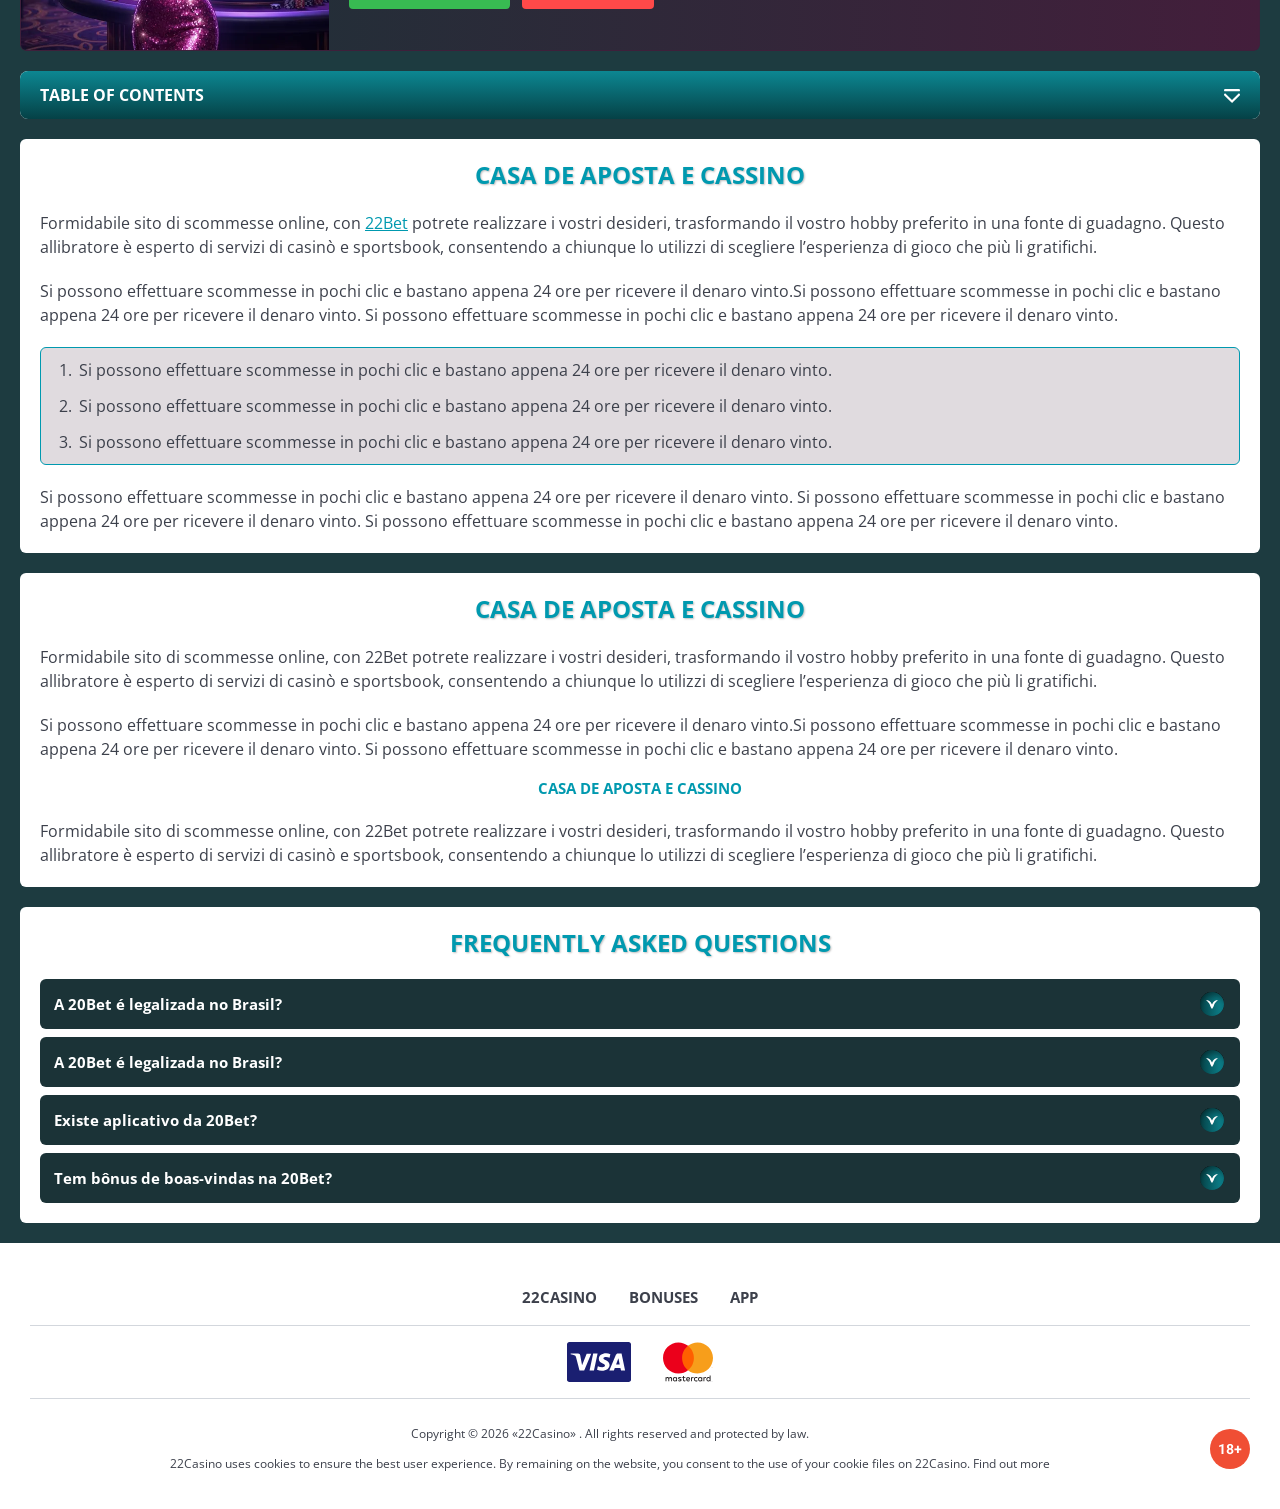
<file: bonus.html>
<!DOCTYPE html>
<html lang="de">
  <head>
    <meta charset="UTF-8" />
   
    <meta name="viewport" content="width=device-width, initial-scale=1.0" />
    <title>22Bet </title>
    <meta name="description" content />
    <meta property="og:site_name" content />
    <meta property="og:title" content />
    <meta property="og:type" content="website" />
    <meta property="og:url" content />
    <meta property="og:image" content />
    <meta property="og:image:alt" content />
    <meta property="og:locale" content="de" />
    <meta property="og:description" content />
    <link rel="preconnect" href="https://fonts.googleapis.com" />
    <link rel="preconnect" href="https://fonts.gstatic.com" crossorigin="anonymous" />
    
   <link href="https://fonts.googleapis.com/css2?family=Open+Sans:ital,wght@0,300..800;1,300..800&display=swap" rel="stylesheet">
<link href="https://fonts.googleapis.com/css?family=Roboto+Condensed&display=swap" rel="stylesheet">

    <link rel="stylesheet" href="./css/reset.css" />
    <link rel="stylesheet" href="./css/main.css" />
    <link rel="stylesheet" href="./css/media.css"/>
    <link rel="icon" href="./images/Group.png" type="image/x-icon"/>
    <script
    src="https://code.jquery.com/jquery-3.6.1.min.js"
    integrity="sha256-o88AwQnZB+VDvE9tvIXrMQaPlFFSUTR+nldQm1LuPXQ="
    crossorigin="anonymous"
  ></script>
  </head>
  <body>
  <header class="header">
      <section class="content header__content">
        <a href="./index.html" class="logo header__logo"
          ><img src="./images/logo.png" alt="logo" title
        /></a>
        <button class="header__btn-menu" >
          <svg width="16px" height="16px" viewBox="0 0 16 16" xmlns="http://www.w3.org/2000/svg">
              <rect y="0" width="16" height="3" rx="1.5"></rect>
              <rect y="6.5" width="16" height="3" rx="1.5"></rect>
              <rect y="13" width="16" height="3" rx="1.5"></rect>
            </svg>
        </button>

          <nav class="menu header__menu">
      <ul class="header__menu-list">
                
              <li >
                 <a href="./bonus.html" >
                Bonuses
              </a>
             
              
            </li>
              <li>
                <a href="./app.html">
                 App
                </a>
              </li>
           
             
            </ul>
            <div class="header__button header__button-menu " >
              <a href="#" class="button  button__login-menu">log in</a>
              <a href="#" class="button button__menu">registration</a>
            </div>
           
          </nav>
            <a href="#" class="button button__login">log in</a>
            <a href="#" class="button button__singup">registration</a>
            <div id="clock" class="header__time">00:00</div>
            <a href="#" class="header__flag">
                <span><img src="./images/flag.png" alt="flag" title /></span>
                <span>de</span>
              </a>
      </section>
    </header>
     <main class="main home main-page">
        <section class=" hero hero__page">
           
            <div class="background ">
              <img src="./images/bonus/bg-bonus.webp" alt="hero" title />
              
            </div>
            <div class="hero__wrapper hero__wrapper-page">
              <div class="hero__data hero__data-bonus">
                <ul
                class="breadcrumbs "
                
              >
                <li
                  
                >
                  <a href="/" >
                    <span >Home</span></a
                  >
                 
                </li>
                <li
                  
                >
                  <a href="#" > <span >Bonus</span></a>
                 
                </li>
              </ul>
                <h1 class="title general hero__title">
                  Online Casino Website
                </h1>
                 <p class="hero__text">The first thing that catches players' attention is the incredible simplicity of this casino.</p>
               
                <a href="#" class="button  hero__button ">Registration</a>
               
              </div>
             
            </div>
          </section>
      <section class="main__wrap main__wrap-page">
       
       <section class="content__wrapper content__wrapper-page">
        <section class="content article">
            <p>
             Lorem ipsum dolor sit 22Bet consectetur adipiscing elit. Quisque faucibus ex sapien vitae pellentesque sem placerat. In id cursus mi pretium tellus duis convallis. Tempus leo eu aenean sed diam urna tempor. Pulvinar vivamus fringilla lacus nec metus bibendum egestas. Iaculis massa nisl malesuada lacinia integer nunc posuere. Ut hendrerit semper vel class aptent taciti sociosqu.
            </p>
            <p>
             Ad litora torquent per conubia nostra inceptos himenaeos.
            </p>
          </section>
        
          <section class="content bonuses">
            <ul class="bonuses__list">
               <li class="  bonuses__item">
                 
                 <div class="images__wrap">
                   <div class=" bonuses__img">
                     <img src="./images/bonus/banner-bonus1.webp" alt="" title="">
                  </div>
               <div class="bonuses__desc">
                     <div class="wrap">
                        
                        <h2 class="title high bonuses__title">WELCOME BONUS UP TO 122 EUR</h2>
                        <div class="bonuses__text">
                       <p>Make your first deposit and get a 100% bonus up to 122 EUR. 
Discover the best way to place bets and get instant access to live broadcasts, as well as enhanced live match statistics.</p>   
                        </div>
                        
                     </div>
                     <div class="bonuses__buttons">
                       <a href="#" class="button bonuses__button">Find out more</a>
                          <a href="#" class="button bonuses__button">Get Bonus</a>
                         
                   
                   </div>
                  </div>
                 </div>
                  
               </li>
               <li class="bonuses__item">
                 <div class="images__wrap">
                  <div class=" bonuses__img">
                     <img src="./images/bonus/banner-bonus2.webp" alt="" title="">
                  </div>
          <div class="bonuses__desc">
                     <div class="wrap">
                        
                        <h2 class="title high bonuses__title">WELCOME BONUS UP TO 122 EUR</h2>
                        <div class="bonuses__text">
                       <p>Make your first deposit and get a 100% bonus up to 122 EUR. 
Discover the best way to place bets and get instant access to live broadcasts, as well as enhanced live match statistics.</p>   
                        </div>
                        
                     </div>
                     <div class="bonuses__buttons">
                       <a href="#" class="button bonuses__button">Find out more</a>
                          <a href="#" class="button bonuses__button">Get Bonus</a>
                         
                   
                   </div>
                  </div>
                 </div>
               </li>
               <li class="bonuses__item">
                <div class="images__wrap">
                  <div class=" bonuses__img">
                     <img src="./images/bonus/banner-bonus3.webp" alt="" title="">
                  </div>
                  <div class="bonuses__desc">
                     <div class="wrap">
                        
                        <h2 class="title high bonuses__title">WELCOME BONUS UP TO 122 EUR</h2>
                        <div class="bonuses__text">
                       <p>Make your first deposit and get a 100% bonus up to 122 EUR. 
Discover the best way to place bets and get instant access to live broadcasts, as well as enhanced live match statistics.</p>   
                        </div>
                        
                     </div>
                     <div class="bonuses__buttons">
                       <a href="#" class="button bonuses__button">Find out more</a>
                          <a href="#" class="button bonuses__button">Get Bonus</a>
                         
                   
                   </div>
                  </div>
                </div>
               </li>
                <li class="bonuses__item">
                <div class="images__wrap">
                  <div class=" bonuses__img">
                     <img src="./images/bonus/banner-bonus4.webp" alt="" title="">
                  </div>
                  <div class="bonuses__desc">
                     <div class="wrap">
                        
                        <h2 class="title high bonuses__title">WELCOME BONUS UP TO 122 EUR</h2>
                        <div class="bonuses__text">
                       <p>Make your first deposit and get a 100% bonus up to 122 EUR. 
Discover the best way to place bets and get instant access to live broadcasts, as well as enhanced live match statistics.</p>   
                        </div>
                        
                     </div>
                     <div class="bonuses__buttons">
                       <a href="#" class="button bonuses__button">Find out more</a>
                          <a href="#" class="button bonuses__button">Get Bonus</a>
                         
                   
                   </div>
                  </div>
                </div>
               </li>
                   
            </ul>
         </section>
            <section class="content menu-review__content">
              

            
                <div class="menu__review-desk menu__review-content">Table of Contents</div>
                <ul class="menu__review menu__review-list">
                  <li><a href="#">Lorem ipsum dolor sit</a></li>
                    <li><a href="#">Amet consectetur adipiscing</a></li>
                      <li><a href="#">Quisque faucibus ex sapien vitae</a></li>
                        <li><a href="#">Ut hendrerit sempero</a></li>
                          <li><a href="#">Pulvinar vivamus fringilla</a></li>
                           <li><a href="#">Ad litora torquent per conubia</a></li>
                         
                          
                </ul>
             
          
          </section>
         
         <section class="content article">
            <h2 class="title high article__title">Casa de Aposta e Cassino</h2>
            
            <p>
             Formidabile sito di scommesse online, con <a href="#">22Bet</a> potrete realizzare i vostri desideri, trasformando il vostro hobby preferito in una fonte di guadagno. Questo allibratore è esperto di servizi di casinò e sportsbook, consentendo a chiunque lo utilizzi di scegliere l’esperienza di gioco che più li gratifichi.
            </p>
            <p>
             Si possono effettuare scommesse in pochi clic e bastano appena 24 ore per ricevere il denaro vinto.Si possono effettuare scommesse in pochi clic e bastano appena 24 ore per ricevere il denaro vinto. Si possono effettuare scommesse in pochi clic e bastano appena 24 ore per ricevere il denaro vinto.
            </p>
           <ol>
              <li>Si possono effettuare scommesse in pochi clic e bastano appena 24 ore per ricevere il denaro vinto.</li>
              <li>Si possono effettuare scommesse in pochi clic e bastano appena 24 ore per ricevere il denaro vinto.</li>
              <li>Si possono effettuare scommesse in pochi clic e bastano appena 24 ore per ricevere il denaro vinto.</li>
            </ol>
            <p>Si possono effettuare scommesse in pochi clic e bastano appena 24 ore per ricevere il denaro vinto. Si possono effettuare scommesse in pochi clic e bastano appena 24 ore per ricevere il denaro vinto. Si possono effettuare scommesse in pochi clic e bastano appena 24 ore per ricevere il denaro vinto.</p>
          </section>
           <section class="content article">
            <h2 class="title high article__title">Casa de Aposta e Cassino</h2>
            
            <p>
             Formidabile sito di scommesse online, con 22Bet potrete realizzare i vostri desideri, trasformando il vostro hobby preferito in una fonte di guadagno. Questo allibratore è esperto di servizi di casinò e sportsbook, consentendo a chiunque lo utilizzi di scegliere l’esperienza di gioco che più li gratifichi.
            </p>
            <p>
             Si possono effettuare scommesse in pochi clic e bastano appena 24 ore per ricevere il denaro vinto.Si possono effettuare scommesse in pochi clic e bastano appena 24 ore per ricevere il denaro vinto. Si possono effettuare scommesse in pochi clic e bastano appena 24 ore per ricevere il denaro vinto.
            </p>
          
            <h3>Casa de Aposta e Cassino</h3>
            <p>Formidabile sito di scommesse online, con 22Bet potrete realizzare i vostri desideri, trasformando il vostro hobby preferito in una fonte di guadagno. Questo allibratore è esperto di servizi di casinò e sportsbook, consentendo a chiunque lo utilizzi di scegliere l’esperienza di gioco che più li gratifichi.</p>
          </section>
        
           <section class="content faq">
            <h2 class="title high faq__title">Frequently Asked Questions</h2>
            <ul class="faq__list " >
              <li class="faq__item"  >
                <h3 class="title medium faq__subtitle js-button-expander js-button-expander--faq"  >A 20Bet é legalizada no Brasil?
                 </h3>
                <div  class="faq__answer js-expand-content js-expand-content--faq" >
                  <p  >
                    Sim, a casa de apostas tem licença emitida por Curaçao, que é reconhecida no Brasil e a permite atuar por aqui.
                  </p>
                </div>
              </li>
              <li class="faq__item"  >
                <h3 class="title medium faq__subtitle js-button-expander js-button-expander--faq"  >A 20Bet é legalizada no Brasil?</h3>
                <div class="faq__answer js-expand-content js-expand-content--faq" >
                  <p  >
                    Sim, a casa de apostas tem licença emitida por Curaçao, que é reconhecida no Brasil e a permite atuar por aqui.
                  </p>
                </div>
              </li> 
              <li class="faq__item"  >
                <h3 class="title medium faq__subtitle js-button-expander js-button-expander--faq"  >Existe aplicativo da 20Bet?</h3>
                <div class="faq__answer js-expand-content js-expand-content--faq" >
                  <p  >
                   Sim, disponível para sistemas operacionais iOS e Android.
                  </p>
                </div>
              </li> 
              <li class="faq__item"  >
                <h3 class="title medium faq__subtitle js-button-expander js-button-expander--faq"  >Tem bônus de boas-vindas na 20Bet?</h3>
                <div class="faq__answer js-expand-content js-expand-content--faq" >
                  <p  >
                   O pacote especial para novos usuários da 20Bet paga 100% sobre o primeiro depósito, com limite de 600 BRL.
                  </p>
                </div>
              </li> 
             
            </ul>
          </section>
          
        </section> 
        
       
        <div class=""  onclick="scrollToTop()">
          <button class="main__arrow" id="scrollToTopBtn"></button>
        </div> 
      </section>
    </main> 
    <footer class=" footer ">
      <section class="content footer__content">
        <ul class="footer__menu">
         <li><a href="/">22casino</a></li>
         <li><a href="./bonus.html">Bonuses</a></li>
         <li><a href="./app.html">App</a></li>
        
        </ul>
          <ul class="footer__cards-list">
           
            <li>
              <a href="#"
                ><img src="./images/footer-img1.svg" alt="card" title
              /></a>
            </li>
           <li>
              <a href="#"
                ><img src="./images/footer-img2.svg" alt="card" title
              /></a>
            </li> 
          </ul>
       
        <div class="footer__wrapp">
          <div class="footer__text">
           
            <p>Copyright &copy; 2026 «22Casino» . All rights reserved and protected by law.
</p>
<p>22Casino uses cookies to ensure the best user experience. By remaining on the website, you consent to the use of your cookie files on 22Casino. Find out more</p>
           
          </div>
         <div class="footer__box">
           <div class="footer__age">
          <img src="./images/age.svg" alt="" title>
          </div>
         
         </div>
        </div>
      
      </section>
    </footer>
    <script src="./js/sidebar.js" defer></script>
    <script src="./js/expander.js" defer></script>
    <script src="./js/mobile-menu.js" defer></script>
    <script src="./js/clock.js" defer></script>
     <script src="./js/arrowUp.js" defer></script>
  </body>
</html>
</file>
<file: css/main.css>
html{
    -webkit-text-size-adjust: 100%;
    scroll-behavior: smooth;
      overflow-x: hidden;
  }
  
  body {
      display: block;
      position: relative;
      width: 100%;
    background:#1D3B40;

      font-family: 'Open Sans', sans-serif;
      font-size: 16px;
      font-weight: 400;
      line-height: 150%;
      text-align: left;
      color:#3C404B;
      overflow-x: hidden;
    }
  

    
    .content {
      display: block;
      position: relative;
      width: 100%;
      max-width: 1240px;
      /* max-width: 100%; */
      overflow: hidden;
      border-radius: 6px;
 background:  #FFFFFF;

      padding: 20px;
      margin: 0 auto 20px auto;
    }
    
    h1,
    h2,
    h3,
    h4,
    .title {
      display: block;
      position: relative;
      font-size: 32px;
      font-weight: 700;
      line-height: 40px;
      text-align: center;
      color: #ffffff;
    }
    
    h1,
    .title.general {
      text-transform: uppercase;
     text-shadow: 1px 1px 2px black;
    }
    
    h2,
    .title.high {
      display: flex;
      align-items: center;
      justify-content: center;
      font-weight: 700;
      font-size: 24px;
      line-height: 32px;
      text-transform: uppercase;
      color: #0099AF;
text-shadow: 1px 1px 2px #00000040;
    }





    h3,
    title.medium {
      font-weight: 700;
      font-size: 15px;
      line-height: 22px;
      text-align: center;
    
      text-transform: uppercase;
        color: #0099AF;
     
    }
    
    article > *,
    .article > *,
    .desk > * {
      margin-top: 20px;
    }
    
    article > *:first-child,
    .article > *:first-child,
    .desk > *:first-child {
      margin-top: 0 !important;
    }
    
    article > h2,
    .article > h2,
    .desk > h2 {
      margin-top: 32px;
    }
    
    article > h3,
    .article > h3,
    .desk > h3 {
      margin-top: 16px;
    }
    
    .button {
      
      position: relative;
    display: inline-block;
      min-width: 200px;
      height: 48px;
      border-radius: 4px;
   background: #DE594C;

      overflow: hidden;
      font-size: 15px;
      font-weight: 700;
      line-height: 22px;
      text-align: center;
      text-decoration: none;
      text-transform: uppercase;
      color: #ffffff;
      white-space: nowrap;
      cursor: pointer;
      padding: 13px 24px;
      margin: 0 auto;
   
      transition: all 0.5s;
    }
    
    .button:hover {
   background: #5AB060;

    }
    
    
    .header,
    .main ,.footer {
      display: flex;
      position: relative;
      justify-content: space-between;
      align-items: center;
     
      max-width: 1600px;
      max-width: 100%;
      
      margin: 0 auto;
    }
    
    .background{
      display: block;
      position: absolute;
      bottom: 0;left: 0;
      height: 100%;
      width: 100%;
      overflow: hidden;
    }
    
    .background img{
      position: relative;
      width: 100%;height: 100%;object-fit: cover;
      object-position: center top;
    }

    .background-page img{
      border-radius: 0;
    }
    
    .images img{
      border-radius: 6px;
      width: 100%;
      height: 100%;
      overflow: hidden;
      display: block;
    }

    .faq {
      overflow-anchor: none;
    }
    
    /* -------------------HEADER---------------- */
    .header {
      position: fixed;
      top: 0;
      left: 0;
      right: 0;
      width: 100%;
      z-index: 100;
      background: #1D3B40;

    }
    
    .header__content {
      position: relative;
      display: flex;
      flex-direction: row;
      align-items: center;
      justify-content: space-between;
      max-width: 1240px;
      max-height: 75px;
      border-radius: 0;
      background: #1D3B40;
      box-shadow: none;
border: none;
      padding: 15px ;
      margin: 0 auto;
    }
    
    .logo {
      display: block;
      position: relative;
      flex: 0 0 113px;
      margin-right: 72px;
    }
    
    .logo img {
      display: block;
      position: relative;
      width: auto;
      max-height: 24px;
    }
    
    .logo:hover{
      transform: scale(1.1);
    }
    .header__menu {
      display: flex;
      white-space: nowrap;
      max-height: calc(100vh - 70px);
       scrollbar-width: none; 
  -ms-overflow-style: none; 
  
    }
    .header__menu::-webkit-scrollbar {
  display: none; 
}
    
    
    .header__menu-list {
      display: flex;
      justify-content: center;
      align-items: center;
      white-space: nowrap;
      flex: 1 1 auto;
     

      border-radius: 25px;
     
z-index: 1;

    }
    .header__menu-list li {
      display: block;
     
    }
    
    .header__menu-list li a {
      display: inline-flex;
      position: relative;
      align-items: center;
      font-weight: 700;
      font-size: 15px;
      line-height: 22px;
      text-transform: uppercase;
      color:#FFFFFF;
      transition: all 0.5s;
     padding:  13px 20px;
    }
    
    
    .header__menu-list li:hover a{
   color:#19CAE4 ;
    }
    
    .menu a{
      display: none;
    }
    
  
    span {
      display: inline-block;
    }
    
    .header__menu-list a img,
    .header__flag img {
      width: 24px;
      height: 24px;
      vertical-align: middle;
    }
    
   
    
    .header__flag span:first-child {
      flex: 0 1 24px;
      margin-right: 8px;
      
    }
    .header__menu-wrap{
       position: absolute;
       padding-top: 55px;
    left: 0;
    top: 0px;
    width: fit-content;
    min-width: 150px;
    height: 0;
   
    z-index: -1;
    overflow-y: hidden;
  
    }

    .header__menu-wrap ul{
   background: #102C30;

    border-radius:6px;
    padding: 8px 16px;
    
}

.header__menu-item:hover .header__menu-wrap {
 
    height: auto;
}

.header__menu-wrap ul{
  display: flex;
  flex-direction: column;
  gap: 8px;
}
.header__menu-wrap ul li{
  padding: 0;
}

.header__menu-wrap ul li:hover{
  background: none;
  
}
.header__menu-list .header__menu-item > a{
    position: relative;
    padding-right: 40px;
}


.header__menu-list li:first-child .header__menu-item {
    padding-left: 0;
}


.header__menu-list > li {
  position: relative;
}


.header__menu-list li .header__menu-wrap ul li a{
  color:#FFFFFF !important;
 padding: 0;
}

.header__menu-list li .header__menu-wrap ul li a:hover{

color: #33BDD2 !important;
}

.header__menu-list li .header__menu-wrap ul li a::after{
  display: none;
}

.header__menu-wrap.js-expand-content.expanded {
  height: auto;
}
.header__menu-item > a::after{
  content: '';
  display: block;position: absolute;
  width: 20px;height: 20px;
  right: 10px;
  top: 50%;
  transform: translateY(-50%);
  background: url('../images/menu-arrowDown.svg') no-repeat center center / contain;
  transition: transform 0.5s ease;
}

.header__menu-list li:first-child.active a::after,.header__menu-list li:nth-child(3).active a::after{
transform: translateY(-50%) rotate(180deg);
}

.header__menu-list li:first-child:hover a::after,.header__menu-list li:nth-child(3):hover a::after{
transform: translateY(-50%) rotate(180deg);
}

li.active .header__menu-wrap{
display: flex;
  gap: 8px;
}
    .header__flag {
      display: flex
;
    align-items: center;
      margin-left: 24px;
      color:#ffffff;
      text-transform: uppercase;
    }

    .button__login{
        margin-left: auto;
    }

     .button__login:hover{
      background: #5AB060;

     }

    .button__login{
      line-height:22px;
        min-width: 101px;
     background: #2D5A61;
height: 38px;
        padding: 8px 20px;
        margin: 0 16px 0 auto;
       
    }
     

    
 .button__singup{
  line-height: 22px;
  min-width: 158px;
  padding: 8px 20px;
 background: #5AB060;
height: 38px;
    margin: 0;
 }

 .button__singup:hover{
background: #2D5A61;

 }
    .header__time{
        color:#FFFFFF;
        position: relative;
        /* padding-left: 28px; */
        margin-left: 24px;
    }

    /* .header__time::before{
      content: '';
      display: block;position: absolute;
      top: 50%;
      transform: translateY(-50%);
      width: 18px;height: 18px;
      left: 1px;
      background: url('../images/clock.svg') no-repeat center center / contain;
    } */

 
    .header__btn-menu{
      display: block;
      flex: 0 1 auto;
      min-width: 0;
      border:1px solid #ffffff; 
      border-radius: 10px;
     background: #1D3B40;

      padding: 12px;
      margin-left: 12px;
      order: 3;
     
      
    }
    
    
    svg {
      position: relative;
      fill: #ffffff;
      line-height: 1;
      vertical-align: 1;
    }
    
     
    
     
    
    
    /* ------------------ MAIN------------- */
    .main.home{
      display: flex;
      
     
    }
    
    .main__wrap {
      display: flex;
      position: relative;
      flex: 1 1 100%;
      justify-content: center;
      align-items: stretch;
      /* max-width: 1540px; */
      padding: 20px 30px;
      margin: 0 auto;
    }
    
    
    
   
    .menu__review-content::after {
      content: "";
      position: absolute;
      right: 20px;
      top:50%;
      transform: translateY(-50%);
      width: 16px;
      height: 16px;
     background: url('../images/sidebar-arrowDown.svg') no-repeat center center / contain;
      transition:  all 0.5s;
    }

   
    
   
    
    .menu__review-content.active::after {
       transform: translateY(-50%) rotate(180deg);
    }
    
    .menu-review__content{
     
      padding: 0px;
      margin-bottom: 20px;
      overflow: hidden;

border: none;
      border-radius: 6px;

    }
  
    .menu__review-content{
      position: relative;
      padding:12px 60px 12px 20px;
      color: #FFFFFF;
      font-weight: 700;
      text-transform: uppercase;
 cursor: pointer;
background: linear-gradient(180deg, #0C8792 0%, #054146 100%);

    }
    



.bonuses__desc::after{
background: linear-gradient(180deg, rgba(0, 234, 206, 0) 14.75%, rgba(0, 234, 206, 0.7) 100%);


}

    
    .menu__review-content.active{
      border-bottom-left-radius: 0;
      border-bottom-right-radius: 0;
    }
    
    .menu__review li a {
   color: #3C404B;
      position: relative;
      display: flex;
    }
  
    .menu__review li:hover a{
      color: #00A8C0;
      font-weight: 700;
      
    }


     
    .menu__review.active{
      display: block;
     
      border-radius: 0 0 12px 12px;
    }
    .menu__review-list{
      padding: 0;
    }
    .menu__review-list li{
      padding: 8px 16px;
    }
    .content__wrapper {
      
    
      flex: 0 1 100% ;
    }

    
  
      
    /* -----------hero ----------- */
    .content__wrapper{
      position: relative;
       
     
    
    }
    
    .hero{
      padding: 0;
      min-height: 380px;
      display: flex;
      background:none;
  
      align-items: center;
      padding: 24px 24px 24px 0;
  }

   /* .hero::after,.banner::after{
    content: '';
    display: block;position: absolute;
   background: #FFFFFF33;
backdrop-filter: blur(20px);

     width: 45%;height: 100%;
     left: 0;

   } */
    
    .hero__wrapper {
     
      display: flex;
      align-items: center;
     z-index: 1;
    }
    
  
    .hero__data{
    display: block;
      position: relative;
        max-width: 488px;
  /* background: #19CAE466; */

border-radius: 0px;
text-align: left;
      padding: 20px; 
    }
    
    .hero__title{
      margin-bottom: 10px;
      text-align: left;
     
    }
  
    .hero__data p{
      color:#ffffff;
      font-weight: 700;
      text-transform: none;
      margin-bottom: 16px;
    }
    
    
    .hero__rating {
      display: flex;
      font-weight: 700;
      align-items: center;
      justify-content: flex-start;
      text-transform: uppercase;
      color:#ffffff;
      margin-bottom: 8px;
    }
    
    .hero__rating p{
       text-transform: uppercase;
     margin-right: 10px;
     margin-bottom: 0;
    
     
    }
    .hero__button{
      display: inline-block;
    
          
    }
    .hero__rating span{
      white-space: nowrap;
    }

    .hero__data  li:nth-child(1) span{
      font-weight: 400;
      padding-left: 0;
    }
  
    
    
   .hero__data .hero__span{
      font-weight: 400;
      font-size: 12px;line-height: 18px;
      color:#ffffff;
    }
    
    
    
 


/* ------------features------ */
 
.features__wrap {
  display: flex;
  gap:20px;
}
.features__list,
.features__table {
 
  
  border-radius: 12px;
  

}

.features__title{
  margin-bottom: 16px;

}

.features__list li {
  display: flex;
  gap: 8px;
  position: relative;
   padding: 8px 16px ;
}

/* .features__list li + li,
.features__table tr + tr {
  margin-top: 8px;
} */

.features__table tr,.features__list li{
background: #000000;

border-radius: 12px;
  color:#ffffff;
}


.features__table {
border-collapse: separate;
display: flex;
width: 100%;
gap: 20px;
}

.features__table tbody{
  width: 100%;display: grid;
  grid-template-columns: repeat(1,1fr);
  gap: 20px;
 row-gap: 4px;
}

.features__table tr {
  font-weight: 700;
  display: flex;
  flex-direction: row;
  align-items: center;
  text-align: left;
  gap: 10px;
background: transparent;
background: #1B3337;
color: #ffffff;
padding: 4px 4px;
padding: 13px 16px;

 overflow: hidden;
border-radius: 16px;

}

.features__table tr:nth-child(even){

background: linear-gradient(#2C626A, #2C626A) padding-box, linear-gradient(180deg, #8187ff 0%, rgba(255, 255, 255, 0.15) 100%) border-box;
    border: 1px solid transparent;

}

.features__table tr td:last-child{
  font-weight: 400;
  padding-left: 0;


}

.features__table tr td:first-child{
display: flex;
align-items: center;
gap: 16px;
border-radius: 12px;
  font-weight: 700;
  text-transform: none;
 
 
}
.features__table tr td img{
  width: 24px;height: 24px;
  display: block;
}

.features__table td {
  width: 100%;
}

/* -------------banner---------------- */

.banner {
  display: flex;
  align-items: center;
  justify-content:flex-start;
  overflow: hidden;
  width: 100%;
 
  min-height: 310px;
  padding:  20px 20px 20px 60px;
  background: transparent;
    border-radius: 6px;
    margin-bottom: 20px;

  
}

.banner__info {
  display: flex;

  flex-direction: column;
  align-items:flex-start;
  position: relative;
  max-width: 450px;

border-radius: 8px;
  text-align: center;
 z-index: 1;
  padding: 20px;
}

.banner .banner__title-main {
  flex-direction: column;
  align-items:flex-start;
  width: auto;
  justify-content: center;
  font-weight: 700;
  line-height: 40px;
  font-size: 28px;
  padding: 0;
  box-shadow: none;
  color: #ffffff;
  text-align: left;
  text-transform: uppercase;
  margin-bottom: 16px;
  padding-left: 0;
  padding-right: 0;
  border: none;
  background: none;
}

.banner .banner__title::after,.banner .banner__title-main::before, .banner .banner__title-main::after {
  display: none;
  
}

.banner__subtitle{
  position: relative;
  color: #ffffff;
  font-size: 15px;
  line-height: 22px;
  font-weight: 700;
  text-align: left;
  text-transform:none;
  text-shadow: 1px 1px 2px #00000088;
  margin-bottom: 8px;
  
}



.banner__button {
  
    padding: 13px 24px;
 margin-left:0;
 margin-right: 0;
}

.banner__button:hover{
  
}


.banner-page{
  max-width: 100%;
  justify-content: flex-start;
  min-height: 380px;
  padding-left: 150px;
}


   
        /* ----------------review------------- */
    
      
        .article {
          display: flex;
          flex-direction: column;
        }
        .article ul li{
          position: relative;
          padding-left: 38px;
            line-height: 28px;
   
  padding:0px 20px 0px 30px;
        }
    
        .article ul li + li,.article ol li + li{
          margin-top: 8px;
        }
       .article ul ,.article ol {
   background: #421F3B29;

border: 1px solid #0099AF;
        border-radius: 6px;
       padding: 8px;

       }
    
        .article ul li::before{
          content:'';
          position: absolute;
          left: 0px;
          top:50%;
          transform: translateY(-50%);
          width: 24px;height: 24px;
          border-radius: 50%;
   background: url(../images/list-before.svg) no-repeat center center / contain;


        }

        .article-page ul li::before{

          background:#054146;
        }


        .article  .button{
          margin: 20px auto 0 auto;
          

        }

        .article__background .article__button:hover{
          background: #2E9344;

        }
  
    

        .article a:not(.button){
            color:#0099AF; 
            text-decoration: underline;
            font-weight: 400;
            
        }
        .article a:not(.button):hover{
color:#FF4949;
        }


           /* для нумерованного списка */

.article ol ,.faq{
  
  counter-reset: ol;
  position: relative;
  
}

.article ol li,.faq__subtitle{
  /* display: flex;
  align-items: center; */
  counter-increment: ol; 
  position: relative; 
  line-height: 28px;
 
  padding:0px 20px 0px 30px;}

.article ol li::before
/* .faq__subtitle::before */
 {
  content: counter(ol) "."; 
  display: inline-block;
  position: absolute;
  font: inherit;
  font-weight: 400;
  color: #3C404B;
  left: 10px;
  display: flex;
  justify-content: center;align-items: center;
 

   
}

/* .faq__subtitle::before{
  color:#FF4949;
  font-weight: 700;
  text-shadow: 2px 2px 4px rgba(0, 0, 0, 0.5);
 
} */

    
     
     
    /* ----------faq----------------------- */
    
    .faq__subtitle {
      position: relative;
      font-weight: 700;
      font-size: 15px;
      line-height:22px;
      text-align: left;
      color: #ffffff;
background: #1B3337;

      border-radius: 6px;
      text-transform: none;
      cursor: pointer;
      padding: 14px 56px 14px 14px;
    }
    
      
    
  
    .faq__title{
      margin-bottom: 20px;
    }
    
    .faq__subtitle::after {
      content: "";
      display: block;
      position: absolute;
      top: 50%;
      transform: translateY(-50%);
      right: 16px;
      width: 24px;
      height: 24px;
      background: url('../images/faq-arrowDown.svg') no-repeat center center / contain;
      transition: transform 0.3s ease-in-out;
      
    }
    
    .faq__subtitle.active::after {
      
      transform: translateY(-50%) rotate(180deg); 
    }
    
    .faq__item{
      position: relative;
   
    }
    
    .faq__item + .faq__item{
      margin-top: 8px;
    }
    .faq__subtitle.active {
   border-radius: 6px 6px 0 0;
   border-bottom:none
    }
    
    .faq__answer {
      position: relative;
background: #421F3B29;

      color: #3C404B;
      border-radius: 0 0 6px 6px;
           padding:  12px 16px;
    
       border-top:none ;
    }
    
    .js-expand-content {
      display: none;
      overflow: hidden;
    }
    
    .js-expand-content.expanded {
      height: 100%;
    }
    
    
    /* ---------main__arrow------ */
    .main__arrow {
      display: block;
      position: fixed;
      width: 40px;
      height: 40px;
      right: 20px;
      bottom: 10px;
      background: transparent;
border-radius: 50%;
      background: url('../images/ArrowUp.svg') no-repeat center center / contain;
      z-index: 100;
  padding: 5px;
    
  }

  .content:last-child{
    margin-bottom: 0;
  }
    
    /* ------------footer----------------- */
    .footer{
       display: flex;
      position: relative;
  background: #FFFFFF;

    }
    
    .footer__content{
      display: flex
;
    flex-direction: column;
    align-items: center;
      
      max-width: 1240px;
   
      padding: 30px 20px;
      padding: 10px;
      background: transparent;
      box-shadow: none;
      margin-bottom: 0;
      border: none;
      
border-radius: 0;
    }
    .footer__menu{
      display: flex;
      justify-content:center;
      gap: 32px;
      flex-wrap: wrap;
      padding: 32px 0px 16px 0px;
     
    }
    
   

    .footer__menu li a{
      font-weight: 700;text-transform: uppercase;
        position: relative;
        color:#3C404B;
        font-size: 15px;
        transition: all 0.5s;
    
    }

    .footer__menu li:hover a{
color: #DE594C;
    }
    .footer__info{
        position: relative;
    }

    
    .footer__info a{
     
      color: inherit;
    
    } 
    
    .footer__cards-list {
      display: flex;
      flex-wrap: wrap;
      align-content: center;
      justify-content: center;
      align-items: center;
      gap:32px;
       padding: 16px  0px;
      border-top: 1px solid #D3D7DD;
       border-bottom: 1px solid #D3D7DD;
    }
    
    
    
    .footer__cards-list li img {
      width: 100%;
      
      height: auto;
      display: block;
    }

    .footer__cards-list li{
      transition:  all 0.5s;
    }
    .footer__cards-list li:hover{
      transform: scale(1.1);
    }
    
    .footer__text{
      text-align:center;
    
    background: #FFFFFF;
      width: 100%;
      
    }
    
    .footer__text p{
      color: #3C404B;
      font-size: 12px;
      font-weight: 400;
      line-height: 22px;
    }
    
    .footer__text p + p {
      margin-top: 8px;
    }
    
    .footer__wrapp{
      display: flex;
      width: 100%;
      flex-direction: row;
      justify-content: center;
      gap: 20px;
      align-items: stretch;
       padding: 24px 0px;
    }
      .footer__age{
       display: flex;
    align-items: center;
    justify-content: center;
        
        background: #ffffff;
        height: 100%;
      }
    .footer__box{
     
      display: flex;
      flex-direction: column;
      gap: 10px;
      height: auto;
    }
    
    .footer__age img{
     max-width: 40px;
     max-height: 40px;
     display: block;
    }


 .footer__mobile{
  background: #799496;
padding: 13px;
display: flex;
    align-items: center;
    justify-content: center;
color: #ffffff;
height: 100%;
 }

    .footer__copy{
color: #ffffff;
font-size: 14px;
line-height: 16.41px;
text-align: center;
    }
    
/* --------------bonus page------------- */


    .breadcrumbs {
      display: flex;
      text-align: center;
      margin-bottom: 8px;
      
      white-space: nowrap;
      flex-wrap: wrap;
    }
    
    .breadcrumbs li:not(:last-child) a {
      padding-left: 0;
    }
    
    .breadcrumbs li a {
      font-weight: 400;
      color: #ffffff;
      padding: 10px;
    }
    
    .breadcrumbs li:first-child a:hover {
      color: #EB5851;
    }
    
    .breadcrumbs li:last-child a {
      font-weight: 700;
      cursor: default;
    }
    
    .breadcrumbs > li:not(:last-child):after {
      content: "|";
      position: relative;
      color: #ffffff;
      
    }
    
    .main-page.home{
   
      padding-top:71px;
      display: block;
    }
    
    .main__wrap-page{
      justify-content: flex-start
    }
    
    .home .hero__page{
     
      position: relative;
        width: 100vw;
        display: flex
    ;
        justify-content: flex-start;
        align-items: center;
        background: linear-gradient(to right, rgba(23, 25, 35, 0.8) 100%, rgba(23, 25, 35, 0.6) 40%, rgba(23, 25, 35, 0.2) 70%, rgba(23, 25, 35, 0.8) 80%);
        padding-top: 24px;
        padding-bottom: 24px;
        padding-left: calc(50% - 620px);
        padding-right: calc(50% - 600px);
       
    }

    .hero__data-page{
      max-width: 600px;
      padding: 32px;
    }
    
    .hero__data .hero__text-page{
      font-size: 15px;
      text-transform: none;
      margin-bottom: 32px;

    }

    
    
    .content__wrapper-page{
      top:0;
    }
    
    .content.bonuses {
      padding: 0;
      background: none;
       border: none;
       box-shadow: none;
    }
    
    .bonuses__list {
  
      gap: 20px;
      display: grid;
      grid-template-columns: repeat(1, 1fr);
   }

            
    
    .bonuses__item {
      display: flex;
      align-items: center;
      justify-content: center;
   position: relative;
   
      border-radius: 6px;
      padding: 0;
background: linear-gradient(90deg, #1A3337 0%, #431E3B 100%);

border: 1px solid #3E203B;
      overflow: hidden;
    }

    .bonuses__item > * {
      position: relative;
    }
    
    .bonuses__item + .bonuses__item {
      margin-top: 0;
    }
    
    .bonuses__item:before {
      display: none;
    }
    
    
    .bonuses__img img {
      display: block;
      width: 308px;
  height: 100%;
 object-fit: cover;
max-width: 308px;
    }

     .bonuses__img{
      height: 100%;
     }
    
    .bonuses__desc {
     position: relative;

width: 100%;
max-width: 100%;
     padding: 20px;
 background: transparent;

   
    }
    
    .bonuses__desc .wrap {
     
      color: #ffffff;
   
      text-align: left;
    }

    .images__wrap{
      width: 100%;height: 100%;
     display: flex;justify-content: center;
     align-items:center;
     flex-direction:row;
     
    }

    
    
    .bonuses__icon {
      background-color: #fff;
      width: 80px;
      height: 80px;
      border-radius: 50%;
      position: absolute;
      top: -40px;
      left: 0;
      right: 0;
      margin: auto;
     
      display: flex;
      
      align-items: center;
      
      justify-content: center;
    }
    
    .title.bonuses__title {
      flex-direction: column;
      color: #ffffff;
      font-size: 24px;
      line-height: 32px;
      border: none;
      align-items:flex-start;
      background: none;
      text-align: left;
      padding-left: 0;
      padding: 0;
      box-shadow: none;
      position: relative;
    }
  .title.bonuses__title::after{
    display: none;
  }
    
    .bonuses__text {
      margin-top: 12px;
      color: #ffffff;
    }
    
    .bonuses__text p {
      margin-top: 0;
      
    }
    
    .bonuses__buttons {
     position: relative;
      display: flex;
     flex-wrap: wrap;
      justify-content: flex-start;
     
      gap: 12px;
      margin-top: 16px;
      z-index: 1;
    }
    
    .bonuses__button {
      
      height: 43px;
      width: max-content;
      box-shadow: none;
      min-width: 132px;
      font-size: 12px;
      line-height: 128%;
      font-weight: 700;
      padding: 14px 14px;
      /* width: calc(50% - 8px); */
      margin: 0;
    
    }
    
    .bonuses__button:first-child {
     background: #38BB52;
min-width: 161px;
    }
    
    .bonuses__button:first-child:hover {
background: #FF4949;

    }
    
    .bonuses__button:last-child {
  background: #FF4949;

    }
    
    .bonuses__button:last-child:hover {
      background: #38BB52;

    }
    
    .hero__button-page{
      display: block;
    margin-top: 0;
    margin-left: 0;
    width: 185px;
    margin-right: auto;

    }

    .hero__button-page:hover{
      background:#2E9344;
    }
   
    

    /* --------------------app-page------------- */

    .hero__page-app{
      /* min-height: 650px; */
      height: auto;
    }

    .hero__img{
      
      z-index: 1;
      position: relative;
      
    }

    .hero__images-decor{
      position: absolute;
      bottom:-40px;right: 0;
     
      
    }
    .banner__app {
      display: flex;
      align-items: center;
      justify-content: center;
      min-height: 200px;
      border-radius: 16px;
      padding: 30px;
    }
    .banner__logo {
      max-width: 243px;
      flex: 0 0 243px;
      margin-right: 106px;
      margin-left: 106px;
      z-index: 3;
    }
    
    .banner__logo img {
      max-height: 91px;
    }
    
    .banner__content-app {
      display: flex;
      
      flex-direction: row;
      align-items: flex-start;
   justify-content: flex-start;

      gap:16px;
     
      

    }
    .banner__btn {
      display: flex;
      flex-direction: row ;
      position: relative;
      min-width: 216px;
      height: 68px;
      font-size: 14px;
      font-weight: 700;
      align-items: center;
      line-height:18px;
      text-align: left;
      text-decoration: none;
      justify-content: center;
      border-radius: 4px;
      background: transparent;
      color: #ffffff;
    background: #DE594C;

gap: 16px;
      text-transform: uppercase;
        cursor: pointer;
       
      padding:  16px 38px;
      padding: 13px ;
      /* margin: 0 auto; */
      transition: all 0.3s ease;
      overflow: hidden;
      z-index: 3;
      
    }
    
    .banner__btn:hover {
  background: #5AB060;

      border:none;

    }

    .banner__btn:last-child{
background: #5AB060;


    }
    
    .banner__btn:last-child:hover{
 background: #DE594C;

    }
   
 
    
    .button__wrap-app {
      display: flex;
      flex-direction: column;
      gap: 16px;
      z-index: 3;
      ;
    }
    
    
    .banner__btn-app img,
    .banner__btn-android img {
     
      width: 32px;
      height: 32px;
      
    }
    
  

    .hero__list{
      position: relative;
      display: flex;
      justify-content: center;
      flex-wrap: wrap;
      flex-direction: row;
      gap:20px;
      margin-bottom: 32px;
    }

    .hero__list li{
      display: flex;
      flex-direction: column;
      position: relative;
      justify-content: center;
      color:#ffffff;
      align-items: center;
      flex: 0 0 112px;
      gap: 8px;
      text-align: center;
      
    }

      .hero__list li img{
        width: 40px;height: 40px;
      }
    /* -------------casino-page------------- */
    .casino__hover-link {
  color: #4da533;
  font-weight: 700;
}
.casino__item h3 {
  display: flex;align-items: center;
  font-weight: 700;
  justify-content: center;
  color: #1a2930;
  padding: 16px;
  text-align: center;
  text-decoration: none;
  text-transform: capitalize;
}

.casino__hover p {
  color: #ffffff;
  font-weight: 700;
}

.casino__buttons {
  min-width: 0;
  min-width: 113px;
  height: 38px;
  line-height: 22px;
  padding: 0;
  display: flex;
  justify-content: center;align-items: center;
 background: #5AB060;
    border-radius: 4px;
box-shadow: none;
  
}

.casino__buttons:hover{
background: #DE594C;

}
.casino__hover {
  display: flex;
  flex-direction: column;
  justify-content: center;
  align-items: center;
 background: #000000B2;
 
  border-radius: 6px;
  border-bottom-right-radius: 0;
  border-bottom-left-radius: 0;
  position: absolute;
  left: 0;
  top: 0;
  width: 100%;
  height: 100%;
  opacity: 0;
  transform: translateY(100%);
  transition: transform 250ms cubic-bezier(0.4, 0, 0.2, 1),
    -webkit-transform 250ms cubic-bezier(0.4, 0, 0.2, 1);
    padding: 0;
    gap: 16px;
}


.casino__hover-casino{
justify-content: center;
padding: 24px;
}
.casino__item {
  position: relative;
  border-radius: 6px;
  
  box-shadow: 0px 4px 10px 0px #00000040;
 
  width: 100%;

  overflow: hidden;
}

.casino__item:hover .casino__hover {
  transform: translateY(0);
  opacity: 1;
  z-index: 1;
  border: 3px solid #19CAE4;
}
.casino__img {
  display: block;
  width: 220px;
  height: 220px;
  width: 100%;
  height: auto;
  border-radius: 6px;
}

.casino__list {
  display: flex;
  flex-wrap: wrap;
  gap: 20px;
 
  display: grid;
  grid-template-columns: auto auto auto auto ;
}

.casino__list-page{
  grid-template-columns: auto auto auto auto
}

.casino__wrapper {
  position: relative;
  overflow: hidden;
 
  border-radius: 6px;
}

.casino__hover h3{
color: #ffffff;
text-decoration: none;
text-transform: uppercase;
font-size: 15px;
line-height: 22px;
padding: 0;
}
.casino-box{
  display: flex;flex-direction: column;
  align-items: center;
  gap: 12px;
}

.casino__hover-links{
  color: #FDFDFD;
  text-transform: uppercase
  ;
  
}

.casino{
  background: transparent;
  padding: 0;
  border: none;
  box-shadow: none;
}
/*  */
.casino__hover .live__subtitle{
  font-size: 24px;
  line-height: 32px;
}
</file>
<file: css/media.css>
@media screen and (max-width: 480px) {
    .content {
      
      margin-left: 0;
      margin-right: 0;
    }}
  
    /* ----------------header------------------- */
    @media screen and (max-width: 1568px){


.ratings__info {
  padding: 16px;
}}
 

     @media screen and (max-width: 1495px){
      .features__table tr::before {
        left: 20px;
      }
}

    @media screen and (max-width: 1480px){
      .banner-main .background img{
        object-position: 100%;
      }

          .background-page img {
        object-position: 100%;
    }
    } 

   @media screen and (max-width: 1340px){
   .background img{
    object-position: 100%;
   }
   .home .hero__page {
    justify-content: flex-start;
   }
  
   .header__wrap-nav{
     margin-right: auto;
   }
  
      .header__app  span:nth-child(3n) {
          display: none;
      }

      .banner__background img{
        object-position: 99%;
      }

      .hero__data {
        padding: 20px;
      }

      /*  */
      .features-row {
   gap: 20px;
    
  }

 .feature-item {
  max-width: 33.333%;
  padding-left: 120px;
  padding-right: 20px;
  border-radius: 6px;
 }

 .feature-icon {
  left: 20px;
 }


  .feature-arrow {
    display: none;
  }
  } 
  
  @media screen and (max-width: 1211px) {
  .section__wrap {
    flex-direction: column;
  }
      .background img {
        object-position: 70%;
    }

 
  }
  
   @media screen and (max-width: 1281px) {
  
     .home .hero__page {
        padding-left: 20px;
        padding-right: 20px;
    }
  
  
      .header__btn-menu.active {
      background: #1D3B40;

      }
    }
    
    @media screen and (min-width: 1215px) {
      .header__btn-menu {
        display: none;
       
      }

    
    }
  
    @media screen and (max-width: 1215px) {
      .header__btn-menu svg {
        display: block;
        margin: 0;
      }
      .header__menu-list .header__menu-item {
        display: block;
      }

      /* .header__menu-list li:nth-last-child(-n+5) {
    display: block;
} */

       /* .header__menu-wrapper {
        display: none;
    }

    .header__menu-list li:first-child a::after, .header__menu-list li:nth-child(3) a::after{
      display: none;
    } */
     .header__menu-item > a::after{
      display: none;
     }

   .header__menu-list .header__menu-item > a {
      padding: 0;
    }
    }
    
    @media screen and (max-width: 1215px) {
      .header__btn-menu svg rect {
        transform-origin: 50% 50%;
        transition: all 0.5s;
      }
    }
    
    @media screen and (max-width: 1215px) {
      .header__btn-menu.active svg rect:nth-child(1) {
        x: -2px;
        y: 6px;
        width: 20px;
        transform: rotate(225deg);
      }
    
      .header__btn-menu.active svg rect:nth-child(3) {
        opacity: 0;
      }
    
      .header__btn-menu.active svg rect:nth-child(2) {
        x: -2px;
        y: 6px;
        width: 20px;
        transform: rotate(135deg);
      }
    }
    
   
 @media screen and (max-width: 1215px) {
      .header__menu {
        
        position: fixed; 
        top: 70px; 
        left: 0;
        width: 100%; 
        height: 0;
        overflow: hidden; 
      background: #1D3B40;

        text-align: center;
        z-index: 100; 
        transition: height 0.5s ease, opacity 0.5s ease;
        opacity: 0; 
        padding:20px ;
        overflow-y: auto;
        display: block;
    
        box-sizing: border-box;
      
      }
    
      .header__menu.active {
        display: block; 
        height: 100vh; 
        opacity: 1;
     
      }
    
    
      
    
      .header {
        z-index: 101; 
      }
    }
    
    @media screen and (max-width: 1215px) {
      .header__menu ul {
          display: flex;
          flex-direction: column;
          justify-content: center;
          text-align: center;
          margin-bottom: 16px;
          gap: 10px;
          background: none;
        box-shadow: none;
      }
  
      .header__menu ul li{
        font-size: 15px;
        white-space: nowrap;
       padding: 0;
       width: 100%;
        
      }
      .header__menu-list li:hover{
        background: none;
       
      }

      .header__menu-wrap {
        position:static;
       height: auto;
        box-shadow: none;
        background: none;
        padding: 0;
        overflow: visible;
      }

      .header__menu-wrap {
        width: 100%;
        min-width: 100%;
      }


         .header__menu-wrap ul {
          margin-bottom: 0;
          margin-top: 10px;
          padding: 0;
         }

         .header__menu-list li a {
          padding: 5px  0 !important;
          width: 100%;
          justify-content: center;
         }
         
       
       .header__menu-list li .header__menu-wrap ul li a:hover {
    color: #ffffff !important;
}
  
      .header__menu ul li + li{
        margin-top: 5px;
      }
  
      .menu ul li:not(:last-child) {
        margin-right: 0;
        
      }

      .logo{
        margin-right: auto;
      }

  
  } 

  @media screen and (max-width: 1188px) {
    .rating__table tr + tr {
      margin-top: 0;
    }
        .banner-main .background img {
        object-position: 60%;
    }
   

    .banner .banner__title-main {
      width: 100%;
    }

    .casino__list {
          grid-template-columns: auto auto auto  auto;
    }
.hero::after {
  width: 50%;
}
.banner::after {
  width: 55%;
}

   
  }

  @media screen and (max-width: 1070px) {
  .home .hero__page {
        padding-left: 20px;
        padding-right: 20px;
    }
    .hero::after {
  width: 60%;
}


        .banner{
          padding: 20px;
        }
   

    .banner-page {
      padding: 20px;;
    }

    .features-row {
      flex-direction: column;
      width: 50%;
    }

.features-row {
  gap: 20px;
}
        .feature-item {
border-radius: 6px;
          max-width: 100%;
        }
            .casino__list {
        grid-template-columns: auto auto auto ;
    }

    
  }
  @media screen and (max-width: 950px) {
   
    .background img {
      object-position: 75%;
    }
    .background-pageApp img{
      object-position: 80%;
    }

        .background-pageVip img {
        object-position: 90%;
    }

  
    .home .hero__page{padding-left: 20px;}
  }

  @media screen and (max-width: 829px) {
    .hero__data  {
      background: rgba(0,0,0,0.5);
      border-radius: 6px;
    }

    .hero{
      padding-left: 20px;
    }

    .features__wrap ,.features__table {
      flex-direction: column;
      gap: 4px;
      
    }
    .features__list, .features__table {
      width: 100%;
    }
  

.feature-icon {
  width: 40px;height: 40px;
}

.feature-item {
  padding: 16px 16px 16px 70px;
}
 .button__login {
      display: none;
    }

   .header__button-menu > .button__login-menu{
        display: inline-block;
            min-width: 101px;
   background: #2D5A61;

        margin: 0;
        
    } 
  
    .button__login-menu:hover{
     background: #5AB060;

    }
  }


  

  @media screen and (max-width: 774px) {
   
  
      .menu .button__singup{
         display: none;
      }
  
      
       .header__button {
        display: block;
        
      }

      
        .table tr td:nth-child(1) {
            flex: 0 0 160px;
        }
        .images__wrap,.bonuses__item:nth-child(even) .images__wrap  {
          flex-direction: column;
        }
        .bonuses__list {
          grid-template-columns: repeat(2,1fr);
        }
        
        .bonuses__desc .wrap {
         text-align: center;
        }
        .title.bonuses__title {
          align-items: center;
          text-align: center;
        }
            .bonuses__buttons {
              justify-content: center;
            }

.bonuses__img img {
  width: 100%;max-width: 100%;
}
  
    }
  
    @media screen and (max-width: 711px) {
    .button__login{
      display: none;
      
  } 
  .sport-menu__list li a{
    padding: 13px;
  }
  .sport-menu__list {
    gap:16px;
  }
 }


  
  @media screen and (max-width: 664px) {
      
      .header__content{
          padding: 15px;
      }
      .menu .button__singup{
          display: inline-block;
          margin: 0;
          margin-left: 10px;
       }
      
      .header__menu .header__button-menu{
        display: flex;
            flex-direction: column;
            
            justify-content: center;
            align-items: center;
      }
  
      .header__menu .button__menu {
        display: inline-block;
        margin-top: 20px;
         background: #5AB060;

            min-width: 168px;
        
      }

      


         .header__menu .button__menu:hover{background: #2D5A61;

} 
      .button__singup{display: none;}
     
      .features__table tr td:first-child::after {
        display: none;
      }

      .features__table td:first-child,.features__table tr td:last-child {
 text-align: left;
    
    
}
    .features {
      flex-direction: column;
      gap: 0;
    }

    .features-row {
      width: 100%;
    }
    .main__arrow {
  bottom: 20px;
}
  }

 

  @media screen and (max-width: 616px) {

    .features__table tbody {
      grid-template-columns: repeat(1,1fr);
    }

    .sport-menu{
      flex-direction: column;
      align-items: center;
    }
    .sport-menu__list{
      justify-content: center;
    }

    .sport-menu__wrap {
      width: max-content;
    }
  }

    @media screen and (max-width: 576px) {
     
      .banner__subtitle,    .banner .banner__title-main  {
        text-align: center;
      }

      .banner__info{
        width: 100%;
        min-width: 0;
        align-items: center;
      }

      
    }  


    @media screen and (max-width: 535px) {
      .rating__table img + img {
        margin-left: 2px;
    }
.banner-page .background img{
  object-position:70%;
}
    
   
    }

    @media screen and (max-width: 509px) {
      .banner__info {
        text-align: center;
       align-items: center;
      }

      .banner .banner__title-main{
        font-size: 28px;
        text-align: center;
        align-items: center;
      }

      .banner__subtitle  {
        text-align: center;
      }

    

      .table tr td:nth-child(1) {
        font-size: 14px;font-weight: 500;
      }
    }

 
  @media screen and (max-width: 468px) {
      
     
      .header__flag{
        margin-right: 0;
      }

      .hero__data,.hero__title{
        text-align: center;
      }

      .hero__rating{
        justify-content: center;
      }
   
  }

  @media screen and (max-width: 447px) {
    
   
  .table tr td:nth-child(1) {
    font-weight: 700;
  }
  .main__wrap {
    padding: 20px 10px 10px 10px;}
  }

  @media screen and (max-width: 447px) {
    .table tr td:nth-child(1) {
       flex: 0 0 150px;
    }
    .rating__table tr {
      padding: 16px 10px;
  }
      .background-pageVip img {
        object-position: 85%;
    }
  
  }
  
  @media screen and (max-width: 1440px) {
      .sidebar-left{
          display: none;
      }
  
      .header__content {padding-left: 20px;
      padding-right: 20px;}
      
     
     
  
  } 
  
  @media screen and (max-width: 1440px) {
    .menu-review__content{
      display: block;
      /* padding: 0; */
      border-radius: 8px;
     }
  
     
     .menu-review-desk{
       padding: 16px;
     } 
     
    
    .menu-review__content > .menu-review__list.active {
      display: block ;
    }
  }
  
  /* -----------------main--------- */
  
  @media screen and (max-width: 1440px) {
  
    .main__wrap{
      
      padding: 20px;
    }
   
      .content__wrapper  {
          
          flex: 1 1 100%;
          margin: auto 20px 0 0
         
      }
  
      
  }
  
  @media screen and (max-width:1100px) {
      
  
      .content__wrapper {
          flex: 1 1 100%;
          margin-right: 0;
          max-width: 100%;
         } 
  }
  
  
  @media screen and (max-width:560px) {
    .main.home{
      display: block;
    }
    .content {
      padding: 16px;
    }
        .menu-review__content

 {padding: 0px;}
 .casino {
  padding: 0;
 }

 .footer__content{
  padding: 10px;
 }
 
  }
  
  
  
  /* -----------features---------------- */
  
  @media screen and (max-width:1189px) {
      table td:first-child {
          width: 50%;
           font-weight: 700;
        }
        
        table td:last-child {
          width: 50%;
   
        }
    .ratings__list {
        grid-template-columns: repeat(3, 1fr);
    }
        
        .features__table td:last-child {
         
          white-space: normal;
        }
  
        
        

        .background-page-casino img,.background-page-live img{
          object-position: 50%;
        }
  
  }
  
  @media screen and (max-width:1100px) {
      .sidebar-right{
          display: none;
      }

      .features__table tbody {
        grid-template-columns: repeat(2,1fr);
      }

  }

  @media screen and (max-width:899px) {
    .features__table tbody {
        grid-template-columns: repeat(1, 1fr);
    }

  }
  @media screen and (max-width:859px) {
    .features__content {
      flex-direction: column;
    }

    .features__wrapp {
      width: 100%;height: 450px;
    }

    .content__wrapp {
      width: 100%;
    }

   .footer__cards-list {
    gap: 20px;
   }

  .rating__table img{
    width: 28px;
  }
      .banner-main .background img {
        object-position: 60%;
    }

 
  }

  
  @media screen and (max-width:750px) {
    
    .ratings__list li {
        width: 100%;
    }
  
    
  
    .ratings__button{
      margin-left: auto;
    }
  
    .hero__title{
      font-size: 28px;
    }
  
    .rating__table img + img {
      margin-left: 4px;
  }
  
    .review__title, .ratings__title, .faq__title{
      font-size: 28px;
    }
  }

  @media screen and (max-width:713px) {
   
    .bonuses__img img{
      object-position: 100%;
    }

    .ratings__list {
        grid-template-columns: repeat(2, 1fr);
    }

    .hero{
      padding: 20px;
    }

    .hero__data{
      background: rgba(0,0,0,0.5);
      padding: 20px;
      border-radius: 10px;
      backdrop-filter: blur(5px);
    }
    .background img {
        object-position: 80%;
    }
  }

  @media screen and (max-width: 687px) {
    
    .rating__table tr {
      flex-direction: column;
      justify-content: center;
      gap:12px;
      padding: 16px;
    }

    .table tr td:nth-child(1) {
      flex: 0 ;
      justify-content: center;
  }
  .table tr td:nth-child(3) {
    margin-left: 0;
    flex: 0;
  }
  .rating__table img + img {
    margin-left: 8px;
}

   
  }

  @media screen and (max-width:650px) {
    table{
      flex-direction: column;
    }
   
        .features__table tbody {
        grid-template-columns: repeat(1,1fr);
      }

   

        .banner-main .banner__background img {
        object-position: 15%;
    }
.footer__wrapp {
  flex-direction: column;
}
   .footer__text,.footer__box  {
    width: 100%;
    flex:100%;
   }
  }
  
  @media screen and (max-width:600px) {
    .review__title, .ratings__title, .faq__title{
      font-size: 24px;
      line-height: 32px;
      white-space: wrap;
    }
    .hero__title{
      font-size: 24px;
    }
  
   
  }

  @media screen and (max-width:576px) {
    .button__wrap-app{
      flex-direction: column;
    }
    
       .features__table tr::before {
      width: 60px;height: 60px;
    }
    
      .banner-main .banner__background img {
        object-position: 25%;
    }
  }

  

  @media screen and (max-width:536px) {
    

    .features__wrapp {
      height: 350px;
    }
    .ratings__list {
        grid-template-columns: repeat(1, 1fr);
    }

        .banner-main .background img {
        object-position: 75%;
    }
  }

  

  @media screen and (max-width:480px) {
    .hero__wrapper{
      position: relative;
      max-width: 100%;
      width: 100%;
      align-items: center;
      flex-direction: column;
      justify-content: center;
      
      
    }
        .footer__menu {
          padding: 20px;
        }
        .footer__text{
         
          text-align: center;
        }
        .main__wrap {
        padding: 20px 10px 10px 10px;
    }
    .footer__wrapp {
      flex-direction: column;
      gap: 12px;
    }
        .main__arrow {
        bottom: 20px;
    }
    
    .sport-menu{
      display: none;
    }
  
  
    .hero__img{
      position: absolute;
      opacity: 0.5;
      
    }
  
    .hero__title{
      
      
      z-index: 1;
    }
  
    .hero__button{
      
      z-index: 1;
      
    }
    .features__table tr{
     
     text-align: center;
      flex-direction: column;
      
    }

    .features__table tr td:first-child ,.features__table tr td:last-child {
width: 100%;
text-align: center;

    }
 .features__table tr::before {
      width: 40px;height: 40px;
    }
  
  .features__table tr td:first-child{
    justify-content: center;
  }
    .header__logo {
      margin-right: auto;
    }
  
    .features__table td:last-child {
      
      word-wrap: break-word; 
      white-space: normal;  
      
    }

    .rating__table img + img {
      margin-left: 4px;
  }
   
    
  } 

  @media screen and (max-width:454px) {
    .features-banner__data {
      max-width: 300px;
    }

    .features-banner__title {
      font-size: 22px;
    }

    .header__logo {
      flex: 0 0 120px;
    }

    .main-page.home {
    padding-top: 73px;}

    .rating__table img {
      width: 24px;
  }
  .banner__info {
    padding: 15px;
  }

  h2, .title.high{
    font-size: 22px;
    line-height: 24px;
  }

      .banner .banner__title-main {
        font-size: 28px;
        line-height: 120%;
  }}


  

  @media screen and (max-width:414px) {
    .features-banner__data {
      max-width: 280px;}

      .features__button {
        min-width: 170px;
        padding-left: 20px;padding-right: 20px;
        
      }
      .main__arrow {
        opacity: 0.7;
      }
    }
  @media screen and (max-width:395px) {
    .hero__data {
      padding: 16px;
    }

        .header__logo {
        flex: 0 0 100px;
    }


    .features-banner__data {
      max-width: 260px;}

      .features-banner__title {
        font-size: 20px;
        margin-bottom: 16px;
      }

      .features-banner__title span{
        font-size: 12px;
      }
  }
  @media screen and (max-width:387px) {
    .hero__data {
      padding: 13px;
    }

   
    .rating__table img {
      width: 18px;
  }

  .rating__table img + img {
    margin-left: 3px;
}
  } 


  @media screen and (max-width:385px) {
    .footer__wrapp {
        flex-direction: column;
        gap:12px;
    }
    .footer__text {
        margin-right: 0;
        margin-left: 0;
    }

       .main__arrow{
        bottom: 20px;
       }

   
  }
  
  @media screen and (max-width:370px) {
     
  
     .header__app  {
      display: none;
  }
  
    .logo{
        max-width: 100px;
    }
    .banner__logo{
      max-width: 243px;
    }
  
     table td:first-child {
      width: 70%;
      font-size: 14px;
       font-weight: 500;
       white-space:normal;
       
    }
    
    table td:last-child {
      
      font-size: 14px;
    }
  
    
    .header__time::before {
        display: none;
    }

      .header__time{
        padding-left: 0;
      }
  
    .ratings__wrap{white-space: nowrap;}

    .features-banner__data {
      max-width: 240px;}

      .features-banner__title {
        font-size: 18px;
        
      }
  }
  
  
  @media screen and (max-width:480px) {
   
  
    .footer__information{
      display: flex;
      flex-wrap: wrap;
    }
  
    .footer__information li {
      margin-left: 24px;
      margin-top: 24px;
    }
    .banner__backgroud img {
        object-position: 99%;
    }
}
@media screen and (max-width:442px) {
    .footer__menu{
        display: block;
        text-align: center;
      }
      .footer__menu li{ 
        text-align: center;
        padding-left: 0;
        
      }
      .footer__menu .footer__info li::before {
        display: none;
      }
      .footer__menu div{
        border: none;
      }
    }
  
  
  @media screen and (max-width:440px) {
    
    .banner__info .banner__title {
      font-size: 20px;}

      .banner__button{
          min-width: 180px;
          padding: 14px;
      }
   
  
    .footer__menu > li:not(:last-child){ 
      margin-bottom: 16px;
      
    }

    .banner__info .banner__title {
        font-size: 24px;}

        .sport-menu__list li a {
          padding: 5px;
        }
  }



  @media screen and (max-width:348px) {
    
  .features-banner__data {
    max-width: 220px;}

    .features-banner__title {
      font-size: 16px;
      
    }

    .header__flag span:last-child{
      display: none;
    }
  }
  /* ------------bonus-page-------------- */

  
  @media screen and (max-width:1440px) {
    .sidebar-left-page{
      display: block;
      margin-right: 20px;
    }

    .menu-review__content-page{
      display: none;
      
    }
    .bonuses__img img{
      object-position: 50%;
     
    }
    
    .content__wrapper-page{
      margin-right: 0;
      
    }

    .content.menu-review__content.content-page{
      margin: 0;
    }


    .bonuses__button{
      margin-left: 0;margin-right: 0;
    }
    
  }

  @media screen and (max-width:986px) {
    .sidebar-left-page{
      display: none;
    }

    .menu-review__content-page{
      display: block;
      
    }

    .content__wrapper-page{
      margin-right: 0;
    }
    .main__wrap-page{
      display: block;
    }

    .bonuses__buttons {
      flex-wrap: wrap;
    }
  }
@media screen and (max-width:870px) {
  
 .hero::after, .banner::after {
 display: none;
}

.hero__data,.banner__info {
 background: rgba(0,0,0,0.5);
    backdrop-filter: blur(20px);
  border-radius: 8px;
  backdrop-filter: blur(4px);
}
}
@media screen and (max-width:693px) {
  
 
    .hero__data-page{
      width: 100%;min-width: 0;
    }

   
  }

@media screen and (max-width:616px) {
    .bonuses__list{ grid-template-columns: repeat(1, 1fr);}

   } 

@media screen and (max-width:598px) {
  .bonuses__list {
    flex-direction: column;
  }
  .bonuses__item {
    max-width: 100%;
    width: 100%;
    max-width: 560px;
}


   

    
}

@media screen and (max-width: 468px) {
  .breadcrumbs{
    justify-content: center;
  }

     

 
  .hero__button-page{
    margin-left: auto;
  }
  
}



/* --------------app-page-------------- */
@media screen and (max-width: 1531px) {
  .banner__logo {
    
    margin-right: 80px;
    margin-left: 80px;
  }



}

@media screen and (max-width: 1470px) {
  .banner__logo {
    
    margin-right: 50px;
    margin-left: 50px;
  }
}
@media screen and (max-width: 1440px) {
  .banner__logo {
    
    margin-right: 280px;
    margin-left:280px;
  }
}
@media screen and (max-width: 1391px) {
  .banner__logo {
    
    margin-right: 230px;
    margin-left:230px;
  }
}

@media screen and (max-width: 1291px) {
  .banner__logo {
    
    margin-right: 180px;
    margin-left:180px;
  }
}

@media screen and (max-width: 1240px) {
  .banner__logo {
    
    margin-right: 160px;
    margin-left:160px;
  }

  .background-page img{
    object-position: 65%;
  }
}

@media screen and (max-width: 1145px) {
  .banner__logo {
    
    margin-right: 100px;
    margin-left:100px;
  }

 
}

@media screen and (max-width: 1122px) {
  .content__wrapp {
    flex-direction: column;
  }

  .content__wrapp div{
    width: 100%;
  }
}

@media screen and (max-width: 1014px) {
  .hero__img{
    /* display: none; */
    right: 50px;
  }

 
}

@media screen and (max-width: 951px) {
  .banner__logo {
    
    margin-right: 50px;
    margin-left:50px;
  }

 


}

@media screen and (max-width: 891px) {
  .banner__logo {
    
    margin-right: 20px;
    margin-left:20px;
  }

  .hero__img{
    display: none;}
}
@media screen and (max-width: 838px) {
 
  .banner__logo {
      margin: 0;
      flex: 0;
  }
  .banner__app{
      justify-content: center;
    }

    .casino__list {
          grid-template-columns: auto auto ;
    }
}



@media screen and (max-width: 616px) {
  .background-page img{
    object-position: 75%;
  }

  .background-pageLogin img{object-position: 100%;}

  .casino__list {
        grid-template-columns: auto auto ;
    }

  
}

@media screen and (max-width: 598px) {
.banner__content-app {
  flex-direction: column;
 
}
}

@media screen and (max-width: 480px) {
  .casino__list {
    gap: 16px;
  }
}
@media screen and (max-width: 468px) {
 .banner__content-app {
        width: 100%;
      align-items: center;}
      }
@media screen and (max-width: 435px) {
.casino__list {
          grid-template-columns: auto auto;
    }}

@media screen and (max-width: 426px) {
  .banner__app{
    justify-content: center;
  }
 

  .casino__list {
        grid-template-columns: auto ;
    }
.banner-main .banner__backgroundWelcome img {
        object-position: 10%;
    }
     
}

@media screen and (max-width: 390px) {
  .banner__content-app {
    background: none;
  }
}
</file>
